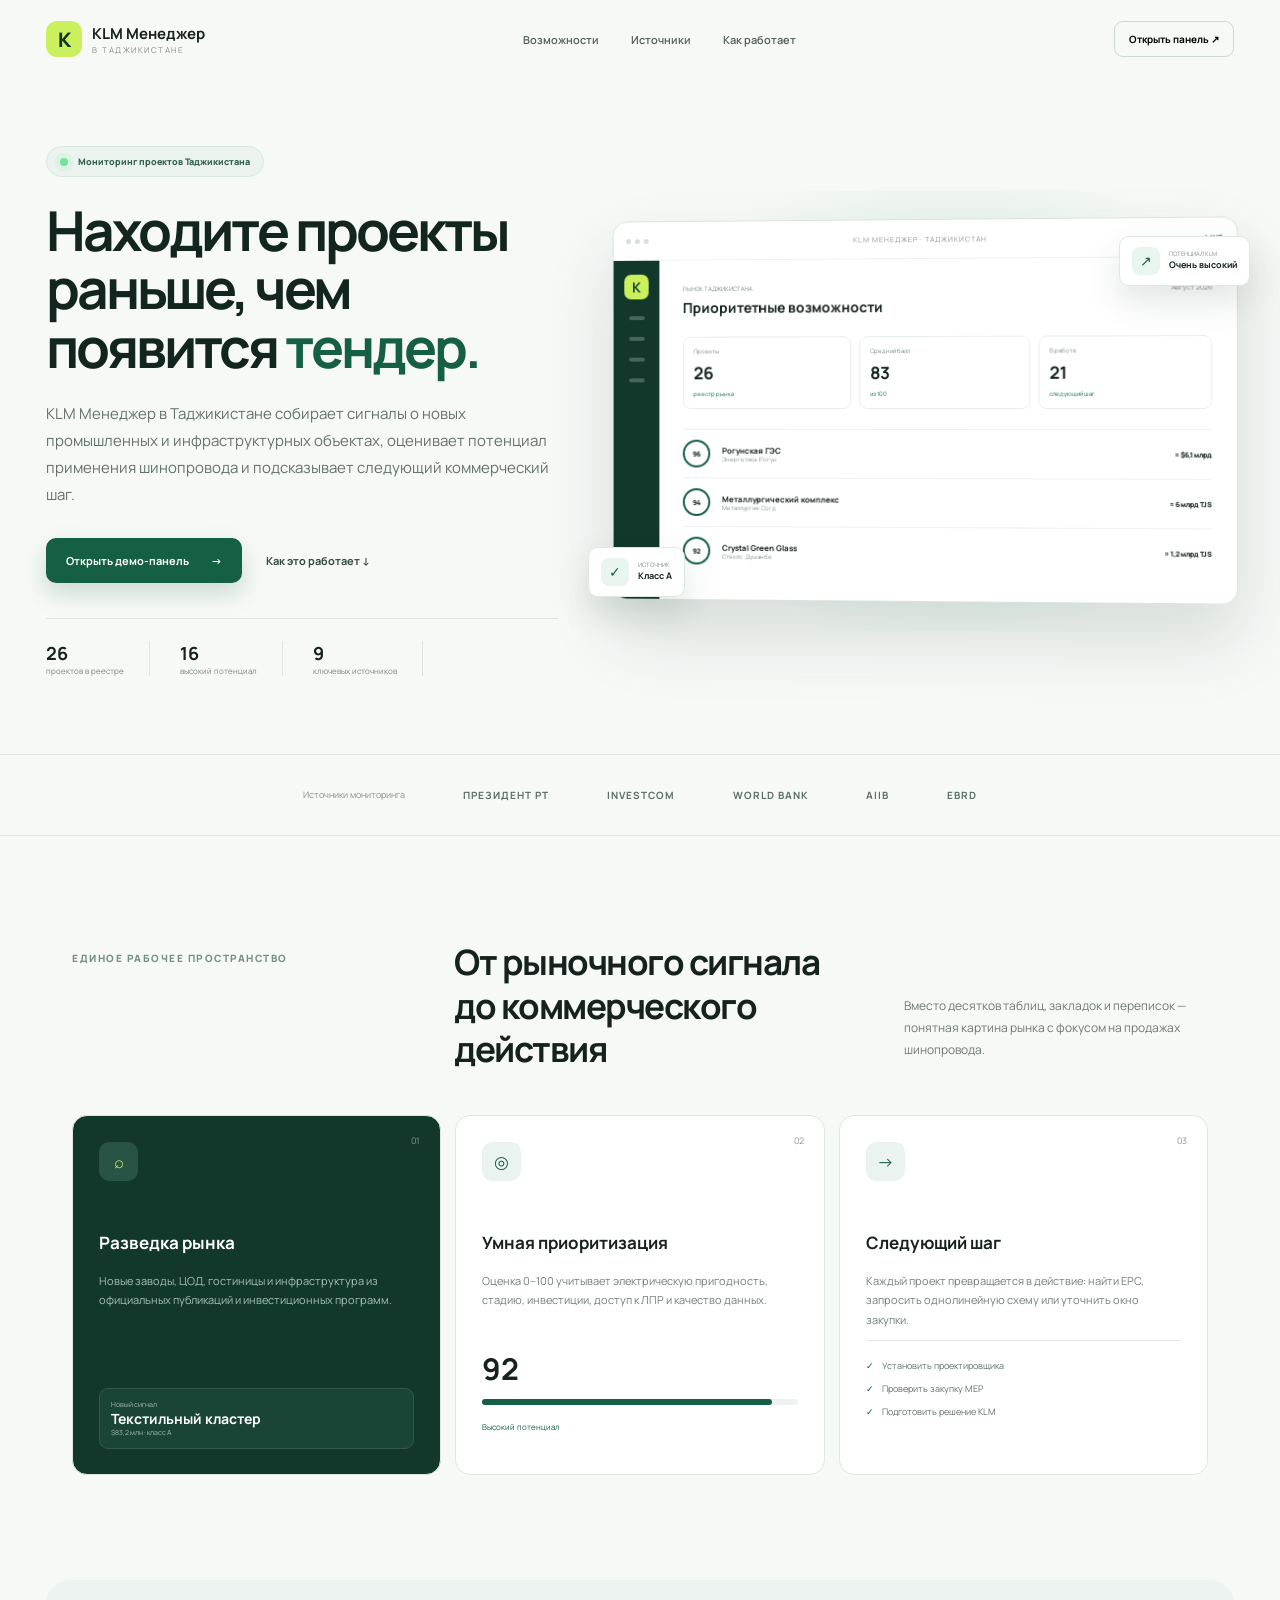
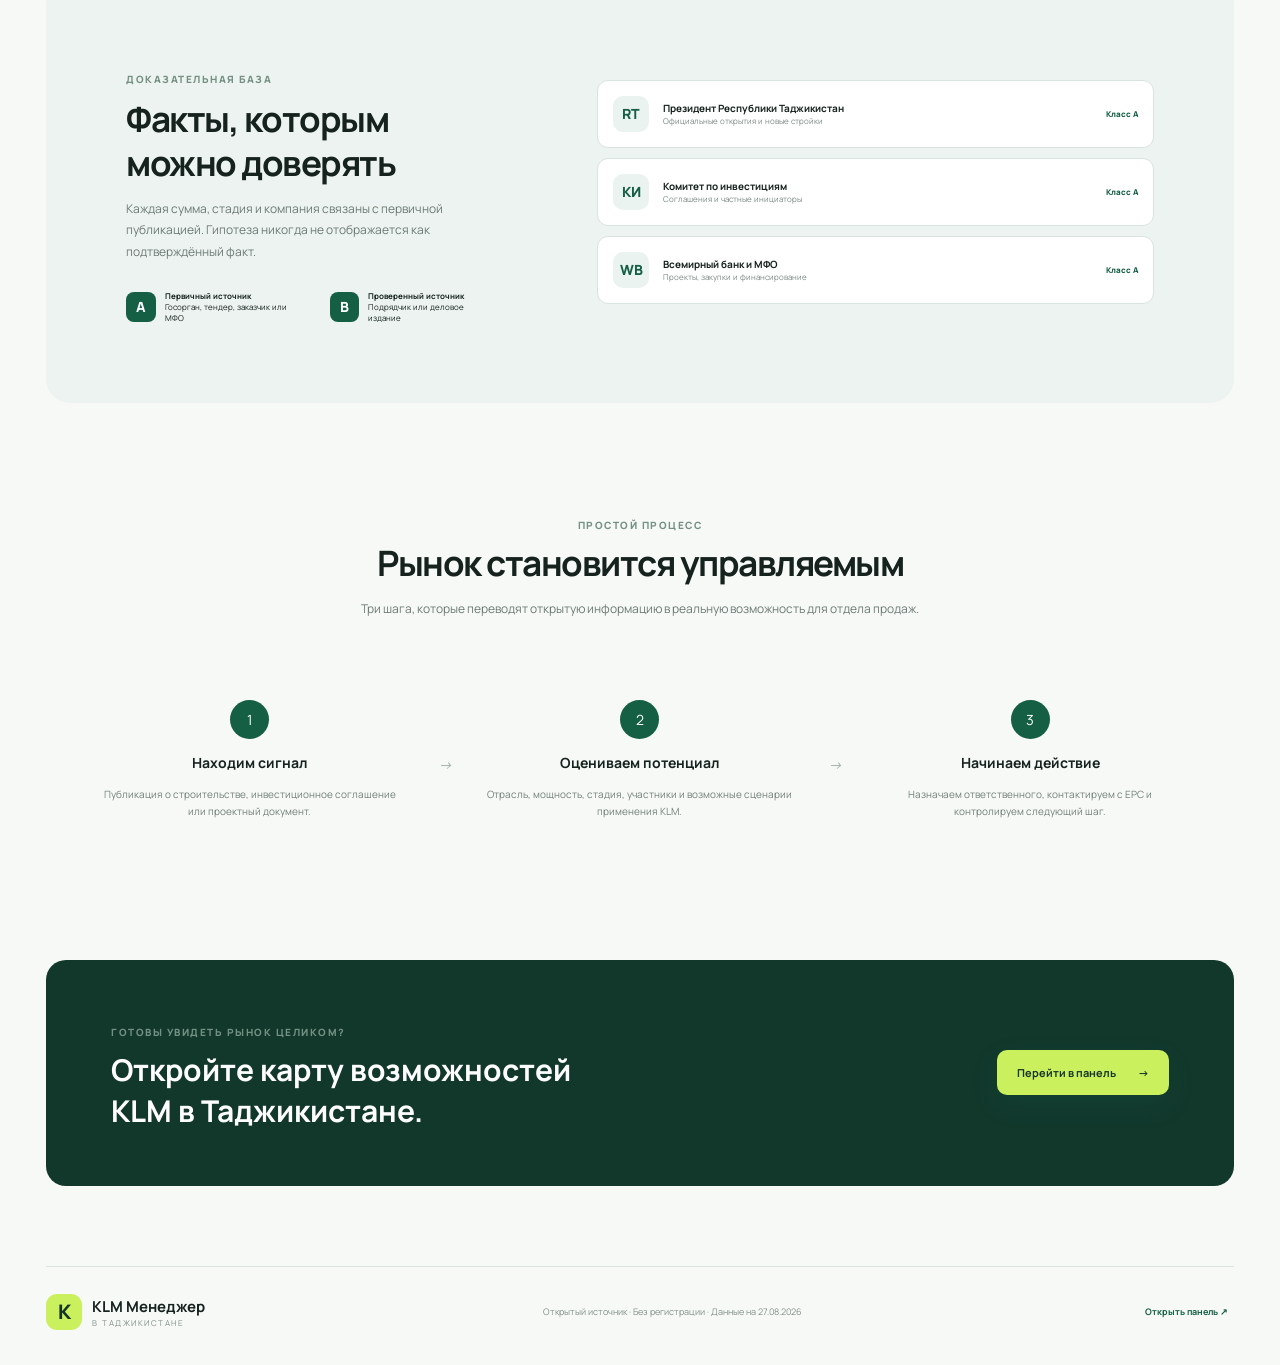
<file: index.html>
<!doctype html>
<html lang="ru">
<head>
  <meta charset="UTF-8">
  <meta name="viewport" content="width=device-width, initial-scale=1.0">
  <meta name="description" content="KLM Менеджер в Таджикистане — управление проектами с потенциалом применения шинопровода">
  <title>KLM Менеджер в Таджикистане</title>
  <link rel="preconnect" href="https://fonts.googleapis.com">
  <link rel="preconnect" href="https://fonts.gstatic.com" crossorigin>
  <link href="https://fonts.googleapis.com/css2?family=Manrope:wght@400;500;600;700;800&display=swap" rel="stylesheet">
  <link rel="stylesheet" href="styles.css">
  <link rel="stylesheet" href="notifications.css">
  <link rel="stylesheet" href="contacts.css">
</head>
<body>
  <div class="shell">
    <aside class="sidebar" id="sidebar">
      <a class="brand" href="#landing" aria-label="KLM Менеджер в Таджикистане">
        <span class="brand-mark">K</span><span><b>KLM Менеджер</b><small>ТАДЖИКИСТАН</small></span>
      </a>
      <nav>
        <a class="nav-link active" href="#overview" data-view="overview"><span>◫</span>Обзор</a>
        <a class="nav-link" href="#projects" data-view="projects"><span>◇</span>Проекты <em id="navCount">0</em></a>
        <a class="nav-link" href="#pipeline" data-view="pipeline"><span>⌁</span>Воронка</a>
        <a class="nav-link" href="#meetings" data-view="meetings"><span>▣</span>План встреч <em id="meetingNavCount">0</em></a>
        <a class="nav-link" href="#contacts" data-view="contacts"><span>◎</span>Контактные лица <em id="contactNavCount">0</em></a>
        <a class="nav-link" href="#sources" data-view="sources"><span>⌕</span>Источники</a>
      </nav>
      <div class="scan-card">
        <div class="scan-head"><span class="pulse"></span><b>Мониторинг</b></div>
        <p>Проверено источников</p>
        <strong id="sourceCount">0</strong>
        <small>Обновлено 27.08.2026</small>
      </div>
      <div class="user-card"><div class="avatar">KM</div><span><b>Команда KLM</b><small>Таджикистан</small></span><button aria-label="Настройки">•••</button></div>
    </aside>

    <main>
      <header class="topbar">
        <button class="mobile-menu" id="menuBtn" aria-label="Открыть меню">☰</button>
        <div class="global-search"><span aria-hidden="true">⌕</span><input id="globalSearch" type="search" aria-label="Глобальный поиск проектов" placeholder="Найти проект, компанию или город…"><kbd>Ctrl K</kbd></div>
        <button class="icon-btn" id="notificationBtn" title="Уведомления" aria-label="Открыть уведомления">♢<i></i><b id="notificationCount">0</b></button>
        <button class="primary-btn" id="scanBtn"><span>↻</span> Запустить мониторинг</button>
      </header>
      <aside class="notification-panel" id="notificationPanel" aria-hidden="true">
        <div class="notification-head"><div><p class="eyebrow">ЦЕНТР СОБЫТИЙ</p><h3>Уведомления</h3></div><button id="closeNotifications" aria-label="Закрыть">×</button></div>
        <div class="notification-permission" id="notificationPermission"><span>♢</span><div><b>Системные уведомления</b><small>Получайте сигнал браузера о новых проектах</small></div><button id="enableNotifications">Включить</button></div>
        <div class="notification-list" id="notificationList"></div>
        <button class="read-all" id="readAllNotifications">Отметить всё прочитанным</button>
      </aside>

      <section class="view landing-view active" id="landing">
        <nav class="landing-nav">
          <a class="landing-brand" href="#landing"><span class="brand-mark">K</span><span><b>KLM Менеджер</b><small>В ТАДЖИКИСТАНЕ</small></span></a>
          <div class="landing-links"><a href="#landingCapabilities">Возможности</a><a href="#landingSources">Источники</a><a href="#landingWorkflow">Как работает</a></div>
          <button class="landing-login" data-open-demo>Открыть панель <span>↗</span></button>
        </nav>
        <div class="hero">
          <div class="hero-copy">
            <div class="hero-tag"><span class="pulse"></span> Мониторинг проектов Таджикистана</div>
            <h1>Находите проекты раньше, чем появится <em>тендер.</em></h1>
            <p>KLM Менеджер в Таджикистане собирает сигналы о новых промышленных и инфраструктурных объектах, оценивает потенциал применения шинопровода и подсказывает следующий коммерческий шаг.</p>
            <div class="hero-actions"><button class="hero-primary" data-open-demo>Открыть демо-панель <span>→</span></button><a href="#landingWorkflow">Как это работает <span>↓</span></a></div>
            <div class="hero-proof"><div><b id="landingProjectCount">0</b><span>проектов в реестре</span></div><div><b id="landingHighCount">0</b><span>высокий потенциал</span></div><div><b id="landingSourceCount">0</b><span>ключевых источников</span></div></div>
          </div>
          <div class="hero-visual">
            <div class="visual-glow"></div>
            <div class="demo-window">
              <div class="window-top"><div><i></i><i></i><i></i></div><span>KLM МЕНЕДЖЕР · ТАДЖИКИСТАН</span><b>● LIVE</b></div>
              <div class="window-body">
                <div class="demo-side"><strong>K</strong><i></i><i></i><i></i><i></i></div>
                <div class="demo-main">
                  <div class="demo-title"><span><small>РЫНОК ТАДЖИКИСТАНА</small><b>Приоритетные возможности</b></span><em>Август 2026</em></div>
                  <div class="demo-stats"><span><small>Проекты</small><b id="demoProjectCount">0</b><i>реестр рынка</i></span><span><small>Средний балл</small><b id="demoAverageScore">0</b><i>из 100</i></span><span><small>В работе</small><b id="demoActionCount">0</b><i>следующий шаг</i></span></div>
                  <div class="demo-list">
                    <div><span class="mini-score">96</span><p><b>Рогунская ГЭС</b><small>Энергетика · Рогун</small></p><em>≈ $6,1 млрд</em></div>
                    <div><span class="mini-score">94</span><p><b>Металлургический комплекс</b><small>Металлургия · Согд</small></p><em>≈ 6 млрд TJS</em></div>
                    <div><span class="mini-score">92</span><p><b>Crystal Green Glass</b><small>Стекло · Душанбе</small></p><em>≈ 1,2 млрд TJS</em></div>
                  </div>
                </div>
              </div>
            </div>
            <div class="floating-card fc-one"><span>↗</span><p><small>ПОТЕНЦИАЛ KLM</small><b>Очень высокий</b></p></div>
            <div class="floating-card fc-two"><span>✓</span><p><small>ИСТОЧНИК</small><b>Класс A</b></p></div>
          </div>
        </div>
        <div class="trust-row"><span>Источники мониторинга</span><b>ПРЕЗИДЕНТ РТ</b><b>INVESTCOM</b><b>WORLD BANK</b><b>AIIB</b><b>EBRD</b></div>

        <section class="landing-section" id="landingCapabilities">
          <div class="section-intro"><p class="eyebrow">ЕДИНОЕ РАБОЧЕЕ ПРОСТРАНСТВО</p><h2>От рыночного сигнала<br>до коммерческого действия</h2><p>Вместо десятков таблиц, закладок и переписок — понятная картина рынка с фокусом на продажах шинопровода.</p></div>
          <div class="feature-grid">
            <article class="feature-card featured"><span class="feature-num">01</span><div class="feature-icon">⌕</div><h3>Разведка рынка</h3><p>Новые заводы, ЦОД, гостиницы и инфраструктура из официальных публикаций и инвестиционных программ.</p><div class="feature-ui"><span>Новый сигнал</span><b>Текстильный кластер</b><small>$83,2 млн · класс A</small></div></article>
            <article class="feature-card"><span class="feature-num">02</span><div class="feature-icon">◎</div><h3>Умная приоритизация</h3><p>Оценка 0–100 учитывает электрическую пригодность, стадию, инвестиции, доступ к ЛПР и качество данных.</p><div class="score-demo"><b>92</b><span><i style="width:92%"></i></span><small>Высокий потенциал</small></div></article>
            <article class="feature-card"><span class="feature-num">03</span><div class="feature-icon">→</div><h3>Следующий шаг</h3><p>Каждый проект превращается в действие: найти EPC, запросить однолинейную схему или уточнить окно закупки.</p><ul><li>Установить проектировщика</li><li>Проверить закупку MEP</li><li>Подготовить решение KLM</li></ul></article>
          </div>
        </section>

        <section class="landing-section source-showcase" id="landingSources">
          <div class="source-copy"><p class="eyebrow">ДОКАЗАТЕЛЬНАЯ БАЗА</p><h2>Факты, которым<br>можно доверять</h2><p>Каждая сумма, стадия и компания связаны с первичной публикацией. Гипотеза никогда не отображается как подтверждённый факт.</p><div class="source-rules"><div><span>A</span><p><b>Первичный источник</b><small>Госорган, тендер, заказчик или МФО</small></p></div><div><span>B</span><p><b>Проверенный источник</b><small>Подрядчик или деловое издание</small></p></div></div></div>
          <div class="source-stack"><article><div class="source-logo">RT</div><p><b>Президент Республики Таджикистан</b><small>Официальные открытия и новые стройки</small></p><span>Класс A</span></article><article><div class="source-logo">КИ</div><p><b>Комитет по инвестициям</b><small>Соглашения и частные инициаторы</small></p><span>Класс A</span></article><article><div class="source-logo">WB</div><p><b>Всемирный банк и МФО</b><small>Проекты, закупки и финансирование</small></p><span>Класс A</span></article></div>
        </section>

        <section class="landing-section workflow" id="landingWorkflow">
          <div class="section-intro centered"><p class="eyebrow">ПРОСТОЙ ПРОЦЕСС</p><h2>Рынок становится управляемым</h2><p>Три шага, которые переводят открытую информацию в реальную возможность для отдела продаж.</p></div>
          <div class="workflow-grid"><article><span>1</span><h3>Находим сигнал</h3><p>Публикация о строительстве, инвестиционное соглашение или проектный документ.</p></article><i>→</i><article><span>2</span><h3>Оцениваем потенциал</h3><p>Отрасль, мощность, стадия, участники и возможные сценарии применения KLM.</p></article><i>→</i><article><span>3</span><h3>Начинаем действие</h3><p>Назначаем ответственного, контактируем с EPC и контролируем следующий шаг.</p></article></div>
        </section>

        <section class="landing-cta"><div><p class="eyebrow">ГОТОВЫ УВИДЕТЬ РЫНОК ЦЕЛИКОМ?</p><h2>Откройте карту возможностей<br>KLM в Таджикистане.</h2></div><button class="hero-primary light" data-open-demo>Перейти в панель <span>→</span></button></section>
        <footer class="landing-footer"><a class="landing-brand" href="#landing"><span class="brand-mark">K</span><span><b>KLM Менеджер</b><small>В ТАДЖИКИСТАНЕ</small></span></a><p>Открытый источник · Без регистрации · Данные на 27.08.2026</p><button data-open-demo>Открыть панель ↗</button></footer>
      </section>

      <section class="view" id="overview">
        <div class="page-heading"><div><p class="eyebrow">РАБОЧЕЕ ПРОСТРАНСТВО · 27 АВГУСТА 2026</p><h1>Добрый день, команда KLM</h1><p>Рынок проектов Таджикистана — от сигнала до следующего действия.</p></div><div class="verified"><span>✓</span><div><b>Данные проверены</b><small>официальные и отраслевые источники</small></div></div></div>
        <div class="metrics" id="metrics"></div>
        <div class="dashboard-grid">
          <article class="panel opportunity-panel">
            <div class="panel-head"><div><p class="eyebrow">ПРИОРИТЕТЫ</p><h2>Лучшие возможности</h2></div><a href="#projects" data-go="projects">Все проекты →</a></div>
            <div id="topProjects"></div>
          </article>
          <article class="panel market-panel">
            <div class="panel-head"><div><p class="eyebrow">ГЕОГРАФИЯ</p><h2>Карта потенциала</h2></div><span class="live">● LIVE</span></div>
            <div class="map-wrap">
              <svg viewBox="0 0 500 280" role="img" aria-label="Схематичная карта регионов Таджикистана">
                <path class="country" d="M44 135L83 95l71 8 52-41 73 31 55-22 47 32 65-5 14 43-46 28-40 52-62-8-44 33-65-27-63 13-55-47-48-16z"/>
                <g class="map-label"><circle cx="113" cy="128" r="12"/><text x="113" y="132">7</text><text class="city" x="93" y="158">Согд</text></g>
                <g class="map-label hot"><circle cx="278" cy="150" r="16"/><text x="278" y="154">5</text><text class="city" x="248" y="181">Душанбе</text></g>
                <g class="map-label"><circle cx="242" cy="213" r="10"/><text x="242" y="217">3</text><text class="city" x="218" y="241">Хатлон</text></g>
                <g class="map-label"><circle cx="397" cy="147" r="8"/><text x="397" y="151">2</text><text class="city" x="382" y="174">ГБАО</text></g>
              </svg>
              <div class="map-legend"><b><span id="mapProjectCount">0</span> активных сигналов</b><span>Размер точки = число проектов</span></div>
            </div>
          </article>
          <article class="panel pipeline-panel"><div class="panel-head"><div><p class="eyebrow">ВОРОНКА</p><h2>Коммерческий прогресс</h2></div><a href="#pipeline" data-go="pipeline">Подробнее →</a></div><div id="miniPipeline"></div></article>
          <article class="panel signals-panel"><div class="panel-head"><div><p class="eyebrow">НОВЫЕ СИГНАЛЫ</p><h2>Что изменилось</h2></div><span class="badge">6 новых</span></div><div id="signalFeed"></div></article>
        </div>
      </section>

      <section class="view" id="projects">
        <div class="page-heading compact"><div><p class="eyebrow">РЫНОК ТАДЖИКИСТАНА</p><h1>Проекты и возможности</h1><p>Проверенные объекты с оценкой применимости шинопровода.</p></div><button class="primary-btn" id="exportBtn">↓ Экспорт CSV</button></div>
        <div class="toolbar panel">
          <div class="filter-search"><span aria-hidden="true">⌕</span><input id="projectSearch" type="search" aria-label="Поиск по реестру проектов" placeholder="Поиск по реестру"></div>
          <select id="sectorFilter" aria-label="Фильтр по отрасли"><option value="all">Все отрасли</option></select>
          <select id="regionFilter" aria-label="Фильтр по региону"><option value="all">Все регионы</option></select>
          <select id="statusFilter" aria-label="Фильтр по стадии"><option value="all">Все стадии</option></select>
          <button class="ghost-btn" id="resetFilters">Сбросить</button>
        </div>
        <div class="project-stats"><span aria-live="polite">Найдено: <b id="resultCount">0</b></span><span class="legend"><i class="dot high"></i> высокий потенциал <i class="dot medium"></i> требует проверки</span></div>
        <div class="project-grid" id="projectGrid"></div>
        <div class="empty-state" id="emptyState"><span>⌕</span><h3>Проекты не найдены</h3><p>Измените фильтры или поисковый запрос.</p></div>
      </section>

      <section class="view" id="pipeline">
        <div class="page-heading compact"><div><p class="eyebrow">ПРОДАЖИ</p><h1>Воронка возможностей</h1><p>Следующий шаг и коммерческий статус по каждому объекту.</p></div></div>
        <div class="kanban" id="kanban"></div>
      </section>

      <section class="view" id="meetings">
        <div class="page-heading compact"><div><p class="eyebrow">РАЗВИТИЕ ПРОДАЖ</p><h1>План встреч с заказчиками</h1><p>Приоритетные переговоры, цели и подготовка команды KLM.</p></div></div>
        <div class="meeting-summary" id="meetingSummary"></div>
        <div class="meeting-list" id="meetingList"></div>
      </section>

      <section class="view" id="contacts">
        <div class="page-heading compact"><div><p class="eyebrow">ПОТЕНЦИАЛЬНЫЕ ЗАКАЗЧИКИ</p><h1>Контактные лица заказчиков</h1><p>Публичные представители и официальные каналы организаций по проектам.</p></div></div>
        <div class="contact-toolbar panel"><div class="filter-search"><span aria-hidden="true">⌕</span><input id="contactSearch" type="search" aria-label="Поиск контактов заказчиков" placeholder="Найти по имени, организации или проекту"></div><span aria-live="polite">Всего контактов: <b id="contactCount">0</b></span></div>
        <div class="contacts-grid" id="contactsGrid"></div>
      </section>

      <section class="view" id="sources">
        <div class="page-heading compact"><div><p class="eyebrow">ДОКАЗАТЕЛЬНАЯ БАЗА</p><h1>Источники мониторинга</h1><p>Официальные публикации и отраслевые каналы для регулярной проверки.</p></div><button class="primary-btn" id="scanSourcesBtn">↻ Проверить сейчас</button></div>
        <div class="source-summary panel"><div><span class="pulse"></span><div><b>Контур мониторинга активен</b><p>Автоматические сигналы не меняют подтверждённые данные без проверки человеком.</p></div></div><div class="grade"><b>A/B</b><small>приоритет доверия</small></div></div>
        <div class="sources-grid" id="sourcesGrid"></div>
      </section>
    </main>
  </div>

  <dialog id="projectDialog" aria-labelledby="projectDialogTitle">
    <button class="dialog-close" id="closeDialog" aria-label="Закрыть карточку проекта">×</button>
    <div id="dialogContent"></div>
  </dialog>
  <div class="toast" id="toast" role="status" aria-live="polite"><span aria-hidden="true">✓</span><div><b>Мониторинг завершён</b><small>Новые сигналы добавлены в очередь проверки</small></div></div>
  <script src="app.js"></script>
  <script src="notifications.js"></script>
</body>
</html>
</file>
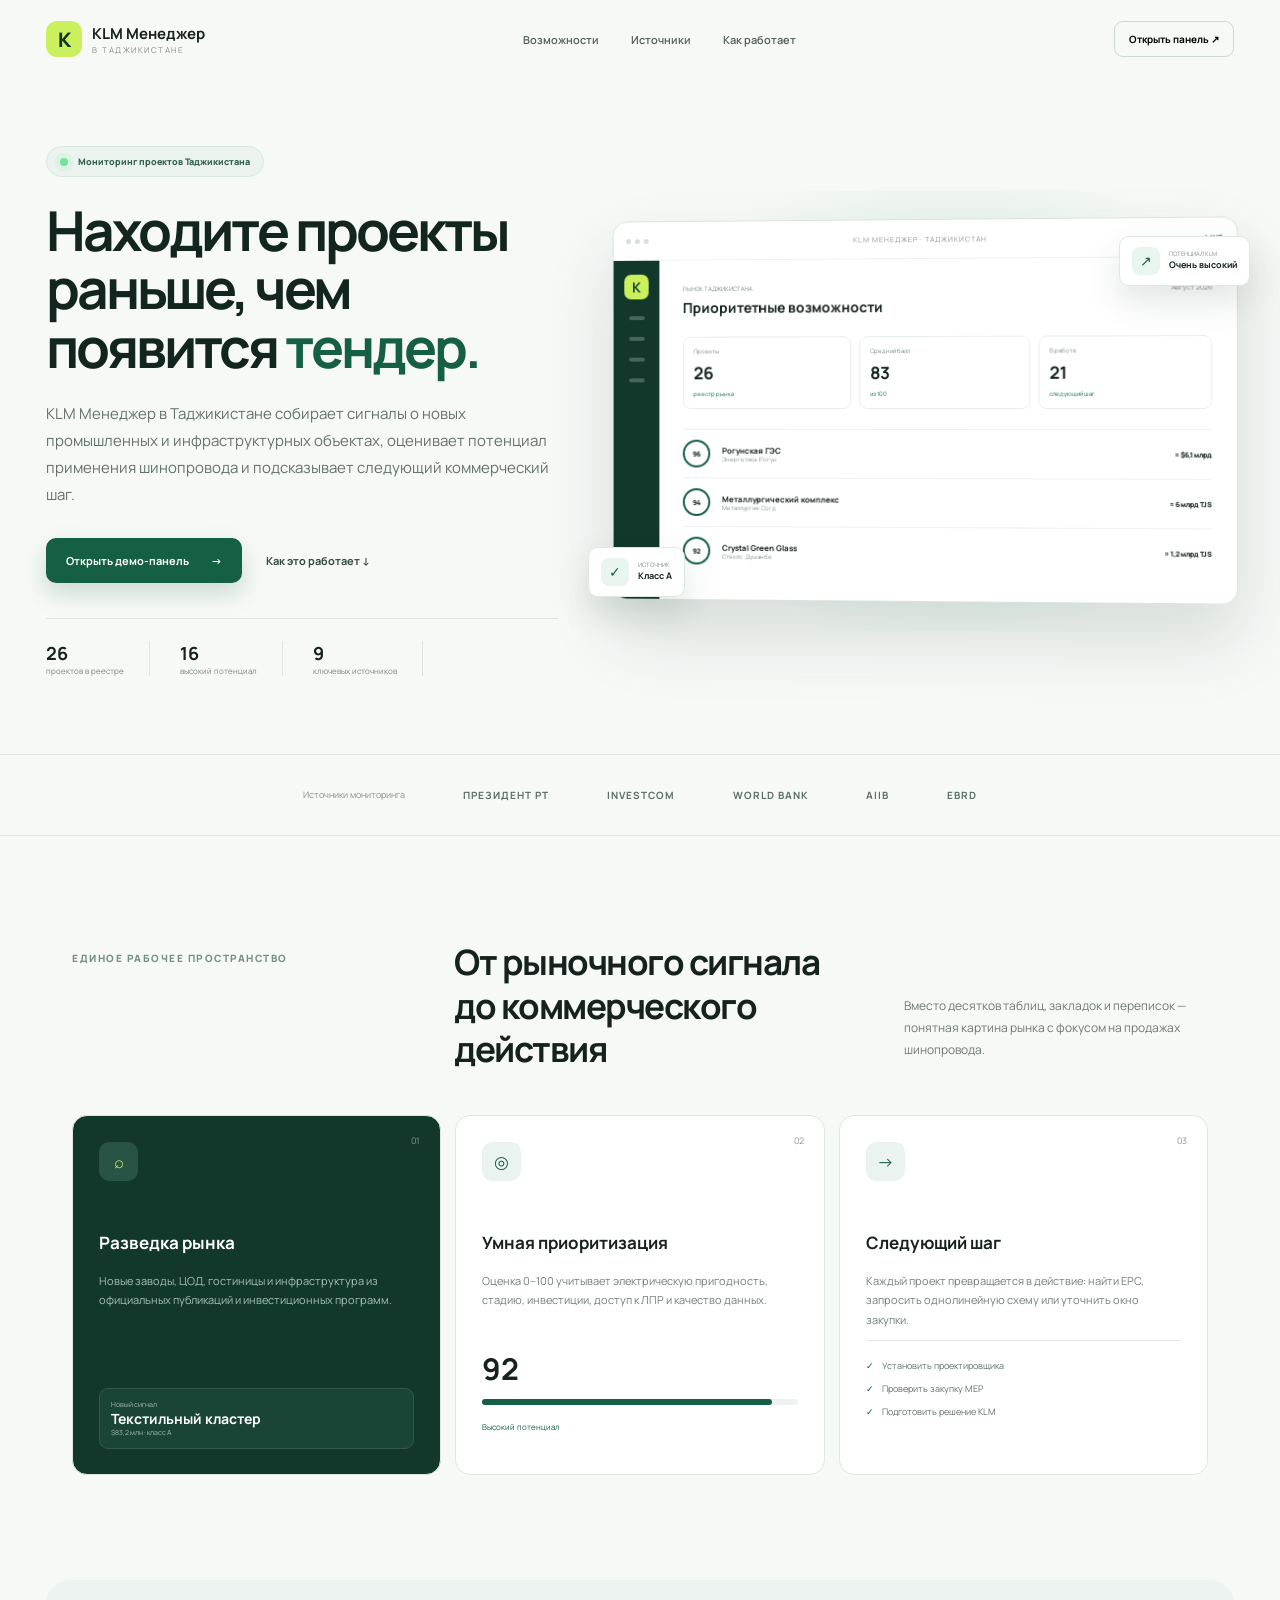
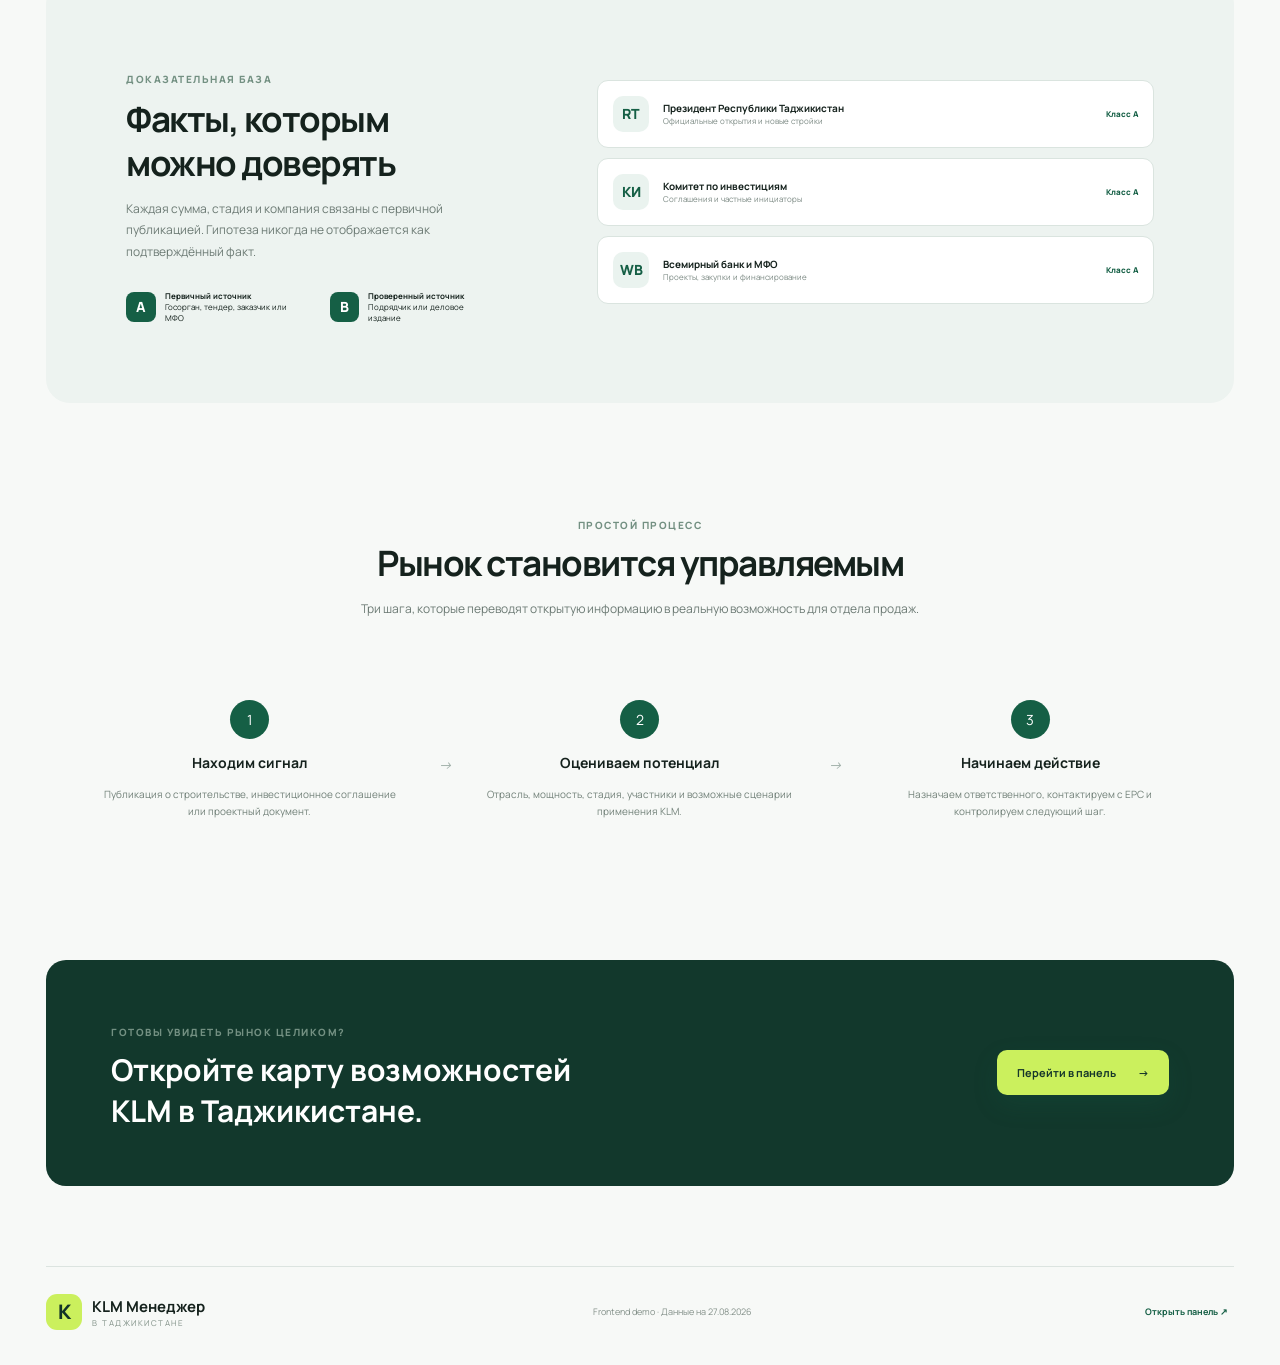
<file: online-store-klm/index.html>
<!doctype html>
<html lang="ru">
<head>
  <meta charset="UTF-8">
  <meta name="viewport" content="width=device-width, initial-scale=1.0">
  <meta name="description" content="KLM Менеджер в Таджикистане — управление проектами с потенциалом применения шинопровода">
  <title>KLM Менеджер в Таджикистане</title>
  <link rel="preconnect" href="https://fonts.googleapis.com">
  <link rel="preconnect" href="https://fonts.gstatic.com" crossorigin>
  <link href="https://fonts.googleapis.com/css2?family=Manrope:wght@400;500;600;700;800&display=swap" rel="stylesheet">
  <link rel="stylesheet" href="styles.css">
  <link rel="stylesheet" href="notifications.css">
  <link rel="stylesheet" href="contacts.css">
</head>
<body>
  <div class="shell">
    <aside class="sidebar" id="sidebar">
      <a class="brand" href="#landing" aria-label="KLM Менеджер в Таджикистане">
        <span class="brand-mark">K</span><span><b>KLM Менеджер</b><small>ТАДЖИКИСТАН</small></span>
      </a>
      <nav>
        <a class="nav-link active" href="#overview" data-view="overview"><span>◫</span>Обзор</a>
        <a class="nav-link" href="#projects" data-view="projects"><span>◇</span>Проекты <em id="navCount">0</em></a>
        <a class="nav-link" href="#pipeline" data-view="pipeline"><span>⌁</span>Воронка</a>
        <a class="nav-link" href="#contacts" data-view="contacts"><span>◎</span>Контактные лица <em id="contactNavCount">0</em></a>
        <a class="nav-link" href="#sources" data-view="sources"><span>⌕</span>Источники</a>
      </nav>
      <div class="scan-card">
        <div class="scan-head"><span class="pulse"></span><b>Мониторинг</b></div>
        <p>Проверено источников</p>
        <strong id="sourceCount">0</strong>
        <small>Обновлено 27.08.2026</small>
      </div>
      <div class="user-card"><div class="avatar">KM</div><span><b>Команда KLM</b><small>Таджикистан</small></span><button aria-label="Настройки">•••</button></div>
    </aside>

    <main>
      <header class="topbar">
        <button class="mobile-menu" id="menuBtn" aria-label="Открыть меню">☰</button>
        <div class="global-search"><span>⌕</span><input id="globalSearch" placeholder="Найти проект, компанию или город…"><kbd>⌘ K</kbd></div>
        <button class="icon-btn" id="notificationBtn" title="Уведомления" aria-label="Открыть уведомления">♢<i></i><b id="notificationCount">0</b></button>
        <button class="primary-btn" id="scanBtn"><span>↻</span> Запустить мониторинг</button>
      </header>
      <aside class="notification-panel" id="notificationPanel" aria-hidden="true">
        <div class="notification-head"><div><p class="eyebrow">ЦЕНТР СОБЫТИЙ</p><h3>Уведомления</h3></div><button id="closeNotifications" aria-label="Закрыть">×</button></div>
        <div class="notification-permission" id="notificationPermission"><span>♢</span><div><b>Системные уведомления</b><small>Получайте сигнал браузера о новых проектах</small></div><button id="enableNotifications">Включить</button></div>
        <div class="notification-list" id="notificationList"></div>
        <button class="read-all" id="readAllNotifications">Отметить всё прочитанным</button>
      </aside>

      <section class="view landing-view active" id="landing">
        <nav class="landing-nav">
          <a class="landing-brand" href="#landing"><span class="brand-mark">K</span><span><b>KLM Менеджер</b><small>В ТАДЖИКИСТАНЕ</small></span></a>
          <div class="landing-links"><a href="#landingCapabilities">Возможности</a><a href="#landingSources">Источники</a><a href="#landingWorkflow">Как работает</a></div>
          <button class="landing-login" data-open-demo>Открыть панель <span>↗</span></button>
        </nav>
        <div class="hero">
          <div class="hero-copy">
            <div class="hero-tag"><span class="pulse"></span> Мониторинг проектов Таджикистана</div>
            <h1>Находите проекты раньше, чем появится <em>тендер.</em></h1>
            <p>KLM Менеджер в Таджикистане собирает сигналы о новых промышленных и инфраструктурных объектах, оценивает потенциал применения шинопровода и подсказывает следующий коммерческий шаг.</p>
            <div class="hero-actions"><button class="hero-primary" data-open-demo>Открыть демо-панель <span>→</span></button><a href="#landingWorkflow">Как это работает <span>↓</span></a></div>
            <div class="hero-proof"><div><b id="landingProjectCount">0</b><span>проектов в реестре</span></div><div><b id="landingHighCount">0</b><span>высокий потенциал</span></div><div><b id="landingSourceCount">0</b><span>ключевых источников</span></div></div>
          </div>
          <div class="hero-visual">
            <div class="visual-glow"></div>
            <div class="demo-window">
              <div class="window-top"><div><i></i><i></i><i></i></div><span>KLM МЕНЕДЖЕР · ТАДЖИКИСТАН</span><b>● LIVE</b></div>
              <div class="window-body">
                <div class="demo-side"><strong>K</strong><i></i><i></i><i></i><i></i></div>
                <div class="demo-main">
                  <div class="demo-title"><span><small>РЫНОК ТАДЖИКИСТАНА</small><b>Приоритетные возможности</b></span><em>Август 2026</em></div>
                  <div class="demo-stats"><span><small>Проекты</small><b id="demoProjectCount">0</b><i>реестр рынка</i></span><span><small>Средний балл</small><b id="demoAverageScore">0</b><i>из 100</i></span><span><small>В работе</small><b id="demoActionCount">0</b><i>следующий шаг</i></span></div>
                  <div class="demo-list">
                    <div><span class="mini-score">96</span><p><b>Рогунская ГЭС</b><small>Энергетика · Рогун</small></p><em>≈ $6,1 млрд</em></div>
                    <div><span class="mini-score">94</span><p><b>Металлургический комплекс</b><small>Металлургия · Согд</small></p><em>≈ 6 млрд TJS</em></div>
                    <div><span class="mini-score">92</span><p><b>Crystal Green Glass</b><small>Стекло · Душанбе</small></p><em>≈ 1,2 млрд TJS</em></div>
                  </div>
                </div>
              </div>
            </div>
            <div class="floating-card fc-one"><span>↗</span><p><small>ПОТЕНЦИАЛ KLM</small><b>Очень высокий</b></p></div>
            <div class="floating-card fc-two"><span>✓</span><p><small>ИСТОЧНИК</small><b>Класс A</b></p></div>
          </div>
        </div>
        <div class="trust-row"><span>Источники мониторинга</span><b>ПРЕЗИДЕНТ РТ</b><b>INVESTCOM</b><b>WORLD BANK</b><b>AIIB</b><b>EBRD</b></div>

        <section class="landing-section" id="landingCapabilities">
          <div class="section-intro"><p class="eyebrow">ЕДИНОЕ РАБОЧЕЕ ПРОСТРАНСТВО</p><h2>От рыночного сигнала<br>до коммерческого действия</h2><p>Вместо десятков таблиц, закладок и переписок — понятная картина рынка с фокусом на продажах шинопровода.</p></div>
          <div class="feature-grid">
            <article class="feature-card featured"><span class="feature-num">01</span><div class="feature-icon">⌕</div><h3>Разведка рынка</h3><p>Новые заводы, ЦОД, гостиницы и инфраструктура из официальных публикаций и инвестиционных программ.</p><div class="feature-ui"><span>Новый сигнал</span><b>Текстильный кластер</b><small>$83,2 млн · класс A</small></div></article>
            <article class="feature-card"><span class="feature-num">02</span><div class="feature-icon">◎</div><h3>Умная приоритизация</h3><p>Оценка 0–100 учитывает электрическую пригодность, стадию, инвестиции, доступ к ЛПР и качество данных.</p><div class="score-demo"><b>92</b><span><i style="width:92%"></i></span><small>Высокий потенциал</small></div></article>
            <article class="feature-card"><span class="feature-num">03</span><div class="feature-icon">→</div><h3>Следующий шаг</h3><p>Каждый проект превращается в действие: найти EPC, запросить однолинейную схему или уточнить окно закупки.</p><ul><li>Установить проектировщика</li><li>Проверить закупку MEP</li><li>Подготовить решение KLM</li></ul></article>
          </div>
        </section>

        <section class="landing-section source-showcase" id="landingSources">
          <div class="source-copy"><p class="eyebrow">ДОКАЗАТЕЛЬНАЯ БАЗА</p><h2>Факты, которым<br>можно доверять</h2><p>Каждая сумма, стадия и компания связаны с первичной публикацией. Гипотеза никогда не отображается как подтверждённый факт.</p><div class="source-rules"><div><span>A</span><p><b>Первичный источник</b><small>Госорган, тендер, заказчик или МФО</small></p></div><div><span>B</span><p><b>Проверенный источник</b><small>Подрядчик или деловое издание</small></p></div></div></div>
          <div class="source-stack"><article><div class="source-logo">RT</div><p><b>Президент Республики Таджикистан</b><small>Официальные открытия и новые стройки</small></p><span>Класс A</span></article><article><div class="source-logo">КИ</div><p><b>Комитет по инвестициям</b><small>Соглашения и частные инициаторы</small></p><span>Класс A</span></article><article><div class="source-logo">WB</div><p><b>Всемирный банк и МФО</b><small>Проекты, закупки и финансирование</small></p><span>Класс A</span></article></div>
        </section>

        <section class="landing-section workflow" id="landingWorkflow">
          <div class="section-intro centered"><p class="eyebrow">ПРОСТОЙ ПРОЦЕСС</p><h2>Рынок становится управляемым</h2><p>Три шага, которые переводят открытую информацию в реальную возможность для отдела продаж.</p></div>
          <div class="workflow-grid"><article><span>1</span><h3>Находим сигнал</h3><p>Публикация о строительстве, инвестиционное соглашение или проектный документ.</p></article><i>→</i><article><span>2</span><h3>Оцениваем потенциал</h3><p>Отрасль, мощность, стадия, участники и возможные сценарии применения KLM.</p></article><i>→</i><article><span>3</span><h3>Начинаем действие</h3><p>Назначаем ответственного, контактируем с EPC и контролируем следующий шаг.</p></article></div>
        </section>

        <section class="landing-cta"><div><p class="eyebrow">ГОТОВЫ УВИДЕТЬ РЫНОК ЦЕЛИКОМ?</p><h2>Откройте карту возможностей<br>KLM в Таджикистане.</h2></div><button class="hero-primary light" data-open-demo>Перейти в панель <span>→</span></button></section>
        <footer class="landing-footer"><a class="landing-brand" href="#landing"><span class="brand-mark">K</span><span><b>KLM Менеджер</b><small>В ТАДЖИКИСТАНЕ</small></span></a><p>Frontend demo · Данные на 27.08.2026</p><button data-open-demo>Открыть панель ↗</button></footer>
      </section>

      <section class="view" id="overview">
        <div class="page-heading"><div><p class="eyebrow">РАБОЧЕЕ ПРОСТРАНСТВО · 27 АВГУСТА 2026</p><h1>Добрый день, команда KLM</h1><p>Рынок проектов Таджикистана — от сигнала до следующего действия.</p></div><div class="verified"><span>✓</span><div><b>Данные проверены</b><small>официальные и отраслевые источники</small></div></div></div>
        <div class="metrics" id="metrics"></div>
        <div class="dashboard-grid">
          <article class="panel opportunity-panel">
            <div class="panel-head"><div><p class="eyebrow">ПРИОРИТЕТЫ</p><h2>Лучшие возможности</h2></div><a href="#projects" data-go="projects">Все проекты →</a></div>
            <div id="topProjects"></div>
          </article>
          <article class="panel market-panel">
            <div class="panel-head"><div><p class="eyebrow">ГЕОГРАФИЯ</p><h2>Карта потенциала</h2></div><span class="live">● LIVE</span></div>
            <div class="map-wrap">
              <svg viewBox="0 0 500 280" role="img" aria-label="Схематичная карта регионов Таджикистана">
                <path class="country" d="M44 135L83 95l71 8 52-41 73 31 55-22 47 32 65-5 14 43-46 28-40 52-62-8-44 33-65-27-63 13-55-47-48-16z"/>
                <g class="map-label"><circle cx="113" cy="128" r="12"/><text x="113" y="132">7</text><text class="city" x="93" y="158">Согд</text></g>
                <g class="map-label hot"><circle cx="278" cy="150" r="16"/><text x="278" y="154">5</text><text class="city" x="248" y="181">Душанбе</text></g>
                <g class="map-label"><circle cx="242" cy="213" r="10"/><text x="242" y="217">3</text><text class="city" x="218" y="241">Хатлон</text></g>
                <g class="map-label"><circle cx="397" cy="147" r="8"/><text x="397" y="151">2</text><text class="city" x="382" y="174">ГБАО</text></g>
              </svg>
              <div class="map-legend"><b><span id="mapProjectCount">0</span> активных сигналов</b><span>Размер точки = число проектов</span></div>
            </div>
          </article>
          <article class="panel pipeline-panel"><div class="panel-head"><div><p class="eyebrow">ВОРОНКА</p><h2>Коммерческий прогресс</h2></div><a href="#pipeline" data-go="pipeline">Подробнее →</a></div><div id="miniPipeline"></div></article>
          <article class="panel signals-panel"><div class="panel-head"><div><p class="eyebrow">НОВЫЕ СИГНАЛЫ</p><h2>Что изменилось</h2></div><span class="badge">6 новых</span></div><div id="signalFeed"></div></article>
        </div>
      </section>

      <section class="view" id="projects">
        <div class="page-heading compact"><div><p class="eyebrow">РЫНОК ТАДЖИКИСТАНА</p><h1>Проекты и возможности</h1><p>Проверенные объекты с оценкой применимости шинопровода.</p></div><button class="primary-btn" id="exportBtn">↓ Экспорт CSV</button></div>
        <div class="toolbar panel">
          <div class="filter-search"><span>⌕</span><input id="projectSearch" placeholder="Поиск по реестру"></div>
          <select id="sectorFilter"><option value="all">Все отрасли</option></select>
          <select id="regionFilter"><option value="all">Все регионы</option></select>
          <select id="statusFilter"><option value="all">Все стадии</option></select>
          <button class="ghost-btn" id="resetFilters">Сбросить</button>
        </div>
        <div class="project-stats"><span>Найдено: <b id="resultCount">0</b></span><span class="legend"><i class="dot high"></i> высокий потенциал <i class="dot medium"></i> требует проверки</span></div>
        <div class="project-grid" id="projectGrid"></div>
        <div class="empty-state" id="emptyState"><span>⌕</span><h3>Проекты не найдены</h3><p>Измените фильтры или поисковый запрос.</p></div>
      </section>

      <section class="view" id="pipeline">
        <div class="page-heading compact"><div><p class="eyebrow">ПРОДАЖИ</p><h1>Воронка возможностей</h1><p>Следующий шаг и коммерческий статус по каждому объекту.</p></div></div>
        <div class="kanban" id="kanban"></div>
      </section>

      <section class="view" id="contacts">
        <div class="page-heading compact"><div><p class="eyebrow">КОМАНДА И ПАРТНЁРЫ</p><h1>Контактные лица</h1><p>Ответственные за развитие проектов, технические консультации и работу по регионам.</p></div></div>
        <div class="contact-toolbar panel"><div class="filter-search"><span>⌕</span><input id="contactSearch" placeholder="Найти по имени, роли или региону"></div><span>Всего контактов: <b id="contactCount">0</b></span></div>
        <div class="contacts-grid" id="contactsGrid"></div>
      </section>

      <section class="view" id="sources">
        <div class="page-heading compact"><div><p class="eyebrow">ДОКАЗАТЕЛЬНАЯ БАЗА</p><h1>Источники мониторинга</h1><p>Официальные публикации и отраслевые каналы для регулярной проверки.</p></div><button class="primary-btn" id="scanSourcesBtn">↻ Проверить сейчас</button></div>
        <div class="source-summary panel"><div><span class="pulse"></span><div><b>Контур мониторинга активен</b><p>Автоматические сигналы не меняют подтверждённые данные без проверки человеком.</p></div></div><div class="grade"><b>A/B</b><small>приоритет доверия</small></div></div>
        <div class="sources-grid" id="sourcesGrid"></div>
      </section>
    </main>
  </div>

  <dialog id="projectDialog">
    <button class="dialog-close" id="closeDialog">×</button>
    <div id="dialogContent"></div>
  </dialog>
  <div class="toast" id="toast"><span>✓</span><div><b>Мониторинг завершён</b><small>Новые сигналы добавлены в очередь проверки</small></div></div>
  <script src="app.js"></script>
  <script src="notifications.js"></script>
</body>
</html>
</file>
<file: styles.css>
:root{--ink:#15221d;--muted:#68736e;--line:#e4e9e6;--paper:#f4f7f5;--white:#fff;--green:#155f45;--green2:#1d7a59;--mint:#daf1e7;--lime:#cbf05d;--amber:#e9a93a;--red:#dc725f;--shadow:0 12px 35px rgba(19,45,35,.07)}
*{box-sizing:border-box}html{scroll-behavior:smooth}body{margin:0;font-family:Manrope,Segoe UI,sans-serif;color:var(--ink);background:var(--paper);font-size:14px}.shell{min-height:100vh}.sidebar{position:fixed;inset:0 auto 0 0;width:238px;background:#102b22;color:#d9e7e1;padding:27px 18px 20px;display:flex;flex-direction:column;z-index:20}.brand{display:flex;align-items:center;gap:11px;color:white;text-decoration:none;padding:0 10px 32px}.brand-mark{display:grid;place-items:center;width:39px;height:39px;border-radius:11px;background:var(--lime);color:#123328;font-weight:800;font-size:20px}.brand b{font-size:18px}.brand small{display:block;font-size:9px;letter-spacing:1.6px;color:#8fad9f;margin-top:2px}.sidebar nav{display:grid;gap:5px}.nav-link{display:flex;align-items:center;gap:13px;padding:12px 13px;border-radius:9px;color:#9eb5ab;text-decoration:none;font-weight:600}.nav-link span{font-size:19px}.nav-link em{margin-left:auto;background:#27463a;border-radius:20px;padding:2px 8px;font-size:11px;font-style:normal}.nav-link:hover,.nav-link.active{background:#1c4435;color:#fff}.nav-link.active:before{content:"";position:absolute;left:0;width:3px;height:24px;background:var(--lime);border-radius:3px}.scan-card{margin-top:auto;background:#183c30;border:1px solid #2a5545;border-radius:13px;padding:15px}.scan-head{display:flex;gap:8px;align-items:center}.pulse{width:8px;height:8px;border-radius:50%;background:#76e29e;box-shadow:0 0 0 5px rgba(118,226,158,.12);display:inline-block}.scan-card p{color:#8eaa9e;margin:16px 0 2px;font-size:11px}.scan-card strong{font-size:27px;display:block}.scan-card small{color:#78978a}.user-card{display:flex;align-items:center;gap:9px;border-top:1px solid #29483c;margin-top:17px;padding:17px 5px 0}.avatar{width:33px;height:33px;border-radius:50%;display:grid;place-items:center;background:#c8ed5a;color:#183a2d;font-size:11px;font-weight:800}.user-card span{flex:1}.user-card b,.user-card small{display:block;font-size:11px}.user-card small{color:#78978a}.user-card button{background:none;border:0;color:#8eaa9e}.topbar{height:72px;position:sticky;top:0;z-index:15;background:rgba(255,255,255,.92);backdrop-filter:blur(10px);border-bottom:1px solid var(--line);display:flex;align-items:center;padding:0 34px;gap:14px;margin-left:238px}.global-search{height:39px;max-width:480px;flex:1;display:flex;align-items:center;gap:9px;background:#f4f6f5;border:1px solid #e5e9e7;border-radius:9px;padding:0 12px;color:#8a9691}.global-search input,.filter-search input{border:0;outline:0;background:transparent;width:100%;font:inherit}.global-search kbd{font-family:inherit;font-size:10px;background:#fff;border:1px solid #dde3df;border-radius:5px;padding:3px 6px;white-space:nowrap}.icon-btn{margin-left:auto;border:1px solid var(--line);background:white;border-radius:9px;width:39px;height:39px;position:relative}.icon-btn i{position:absolute;width:6px;height:6px;border-radius:50%;background:#e16e5c;right:8px;top:7px}.primary-btn,.ghost-btn{border:0;border-radius:9px;padding:11px 16px;font:600 12px Manrope;cursor:pointer}.primary-btn{background:var(--green);color:white;box-shadow:0 7px 16px rgba(21,95,69,.16)}.primary-btn:hover{background:var(--green2)}.ghost-btn{background:#f1f4f2;color:var(--muted)}.mobile-menu{display:none}main{margin-left:238px}.view{display:none;padding:36px 34px 60px;max-width:1600px;margin:auto}.view.active{display:block}.page-heading{display:flex;justify-content:space-between;align-items:center;margin-bottom:28px}.page-heading h1{font-size:29px;letter-spacing:-1px;margin:4px 0}.page-heading p{margin:0;color:var(--muted)}.page-heading.compact{margin-bottom:23px}.eyebrow{font-size:10px!important;letter-spacing:1.5px;font-weight:800;color:#739082!important}.verified{display:flex;align-items:center;gap:10px;background:white;border:1px solid var(--line);border-radius:11px;padding:10px 13px}.verified>span{display:grid;place-items:center;border-radius:50%;width:30px;height:30px;background:var(--mint);color:var(--green);font-weight:800}.verified b,.verified small{display:block}.verified b{font-size:11px}.verified small{font-size:9px;color:var(--muted)}.metrics{display:grid;grid-template-columns:repeat(4,1fr);gap:14px;margin-bottom:16px}.metric-card,.panel{background:var(--white);border:1px solid var(--line);border-radius:14px;box-shadow:0 2px 4px rgba(15,40,30,.015)}.metric-card{padding:18px}.metric-card .metric-top{display:flex;justify-content:space-between;color:var(--muted);font-size:11px}.metric-icon{width:30px;height:30px;border-radius:9px;background:#edf5f1;display:grid;place-items:center;color:var(--green)}.metric-card strong{font-size:27px;display:block;margin:12px 0 4px}.delta{font-size:10px;color:var(--green2);font-weight:700}.delta.warn{color:#c08322}.dashboard-grid{display:grid;grid-template-columns:1.15fr .85fr;gap:16px}.panel{padding:20px}.panel-head{display:flex;align-items:center;justify-content:space-between;margin-bottom:18px}.panel-head h2{font-size:17px;margin:3px 0}.panel-head a{color:var(--green);font-size:11px;font-weight:700;text-decoration:none}.opportunity{display:grid;grid-template-columns:45px 1fr auto;gap:12px;align-items:center;padding:13px 0;border-top:1px solid #edf0ee;cursor:pointer}.opportunity:first-child{border-top:0}.score-ring{width:42px;height:42px;border-radius:50%;display:grid;place-items:center;background:conic-gradient(var(--green) calc(var(--score)*1%),#e7ece9 0);position:relative}.score-ring:before{content:"";position:absolute;inset:4px;background:#fff;border-radius:50%}.score-ring b{z-index:1;font-size:11px}.opportunity h3{font-size:12px;margin:0 0 4px}.opportunity p{font-size:10px;color:var(--muted);margin:0}.opportunity .amount{text-align:right}.opportunity .amount b,.opportunity .amount small{display:block}.opportunity .amount small{font-size:9px;color:var(--muted);margin-top:4px}.live{font-size:9px;color:var(--green);font-weight:800}.map-wrap{background:linear-gradient(145deg,#f1f7f4,#fbfdfc);border-radius:11px;padding:4px}.map-wrap svg{width:100%;height:235px}.country{fill:#dfece6;stroke:#bbd3c8;stroke-width:2}.map-label circle{fill:#20694f;stroke:#fff;stroke-width:4}.map-label.hot circle{fill:#d8ed59}.map-label text{text-anchor:middle;fill:#fff;font-size:11px;font-weight:800}.map-label.hot text{fill:#1b3d31}.map-label .city{fill:#506b60;font-size:10px;font-weight:700}.map-legend{display:flex;justify-content:space-between;padding:0 10px 10px}.map-legend b{font-size:10px}.map-legend span{font-size:9px;color:var(--muted)}.pipeline-row{display:grid;grid-template-columns:100px 1fr 30px;gap:10px;align-items:center;margin:13px 0;font-size:10px}.pipeline-row .bar{height:7px;border-radius:9px;background:#edf0ee;overflow:hidden}.pipeline-row .bar i{display:block;height:100%;border-radius:9px;background:var(--green)}.pipeline-row b{text-align:right}.signal{display:flex;gap:11px;padding:12px 0;border-top:1px solid #edf0ee}.signal:first-child{border:0}.signal-icon{flex:0 0 34px;height:34px;border-radius:9px;background:#edf6f2;display:grid;place-items:center}.signal h3{font-size:11px;margin:0 0 4px}.signal p{font-size:9px;color:var(--muted);margin:0}.badge{font-size:9px;background:#edf6d4;color:#56700f;padding:5px 8px;border-radius:12px;font-weight:700}.toolbar{display:flex;gap:10px;padding:12px;margin-bottom:15px}.filter-search{display:flex;align-items:center;gap:8px;min-width:250px;flex:1;border:1px solid var(--line);border-radius:8px;padding:0 11px}.toolbar select{border:1px solid var(--line);border-radius:8px;background:white;padding:0 12px;font:500 11px Manrope;color:#46564f}.project-stats{display:flex;justify-content:space-between;color:var(--muted);font-size:11px;margin:0 3px 13px}.legend{display:flex;gap:7px;align-items:center}.dot{width:7px;height:7px;border-radius:50%;display:inline-block}.dot.high{background:var(--green2)}.dot.medium{background:var(--amber);margin-left:10px}.project-grid{display:grid;grid-template-columns:repeat(3,1fr);gap:14px}.project-card{background:white;border:1px solid var(--line);border-radius:14px;padding:18px;cursor:pointer;transition:.2s}.project-card:hover{transform:translateY(-2px);box-shadow:var(--shadow);border-color:#bfd1c9}.card-top,.card-footer{display:flex;justify-content:space-between;align-items:center}.sector{font-size:9px;text-transform:uppercase;letter-spacing:1px;color:var(--green);background:#eaf4ef;padding:5px 8px;border-radius:7px;font-weight:800}.confidence{font-size:10px;font-weight:800;border:1px solid #bed7cb;color:var(--green);padding:4px 7px;border-radius:6px}.project-card h3{font-size:15px;line-height:1.4;margin:15px 0 6px}.meta{font-size:10px;color:var(--muted)}.potential{margin:16px 0;background:#f6f8f7;border-radius:9px;padding:10px}.potential span{font-size:9px;color:var(--muted);display:block;margin-bottom:5px}.potential b{font-size:10px}.project-score{font-size:11px;font-weight:800;color:var(--green)}.stage{font-size:9px;color:#6c766f}.next-step{font-size:9px;color:var(--muted);border-top:1px solid #eef1ef;margin-top:13px;padding-top:11px}.empty-state{text-align:center;padding:70px;display:none}.empty-state span{font-size:30px}.kanban{display:grid;grid-template-columns:repeat(4,1fr);gap:12px;align-items:start;overflow:auto}.kanban-col{background:#edf1ef;border-radius:13px;padding:12px;min-width:230px}.kanban-head{display:flex;justify-content:space-between;font-size:11px;font-weight:800;padding:5px 2px 13px}.kanban-head span{background:#dce4e0;border-radius:20px;padding:2px 7px}.kanban-card{background:white;border:1px solid var(--line);border-radius:10px;padding:12px;margin-bottom:9px;cursor:pointer}.kanban-card b{font-size:11px;display:block;margin-bottom:7px}.kanban-card p{font-size:9px;color:var(--muted);margin:3px 0}.kanban-card .progress{height:4px;background:#edf0ee;border-radius:4px;margin-top:10px;overflow:hidden}.kanban-card .progress i{height:100%;display:block;background:var(--green)}.source-summary{display:flex;justify-content:space-between;align-items:center;margin-bottom:15px}.source-summary>div{display:flex;gap:12px;align-items:center}.source-summary b,.source-summary p{margin:0}.source-summary p{font-size:10px;color:var(--muted);margin-top:3px}.grade{text-align:right!important;display:block!important}.grade b{font-size:19px}.grade small{display:block;color:var(--muted);font-size:9px}.sources-grid{display:grid;grid-template-columns:repeat(3,1fr);gap:14px}.source-card{background:white;border:1px solid var(--line);border-radius:13px;padding:17px}.source-logo{width:36px;height:36px;border-radius:10px;background:#eaf3ef;color:var(--green);display:grid;place-items:center;font-weight:800}.source-card h3{font-size:12px;margin:12px 0 5px}.source-card p{font-size:9px;color:var(--muted);line-height:1.6;min-height:43px}.source-meta{display:flex;justify-content:space-between;border-top:1px solid #edf0ee;padding-top:11px;margin-top:12px;font-size:9px}.source-meta a{color:var(--green);font-weight:700;text-decoration:none}dialog{border:0;border-radius:17px;padding:0;max-width:690px;width:calc(100% - 30px);box-shadow:0 30px 80px rgba(12,35,26,.25)}dialog::backdrop{background:rgba(12,31,24,.55);backdrop-filter:blur(4px)}.dialog-close{position:absolute;right:15px;top:13px;border:0;background:#eef2f0;border-radius:50%;width:31px;height:31px;font-size:19px;cursor:pointer}.dialog-body{padding:30px}.dialog-body h2{font-size:23px;margin:10px 45px 7px 0}.dialog-body>.meta{font-size:11px}.dialog-score{display:grid;grid-template-columns:repeat(3,1fr);gap:9px;margin:20px 0}.dialog-score div{background:#f3f6f4;border-radius:10px;padding:12px}.dialog-score small,.dialog-score b{display:block}.dialog-score small{font-size:9px;color:var(--muted);margin-bottom:5px}.dialog-section{border-top:1px solid var(--line);padding-top:16px;margin-top:16px}.dialog-section h3{font-size:12px}.dialog-section p,.dialog-section li{font-size:11px;line-height:1.7;color:#53625c}.source-link{display:block;padding:10px;background:#f3f7f5;border-radius:8px;color:var(--green);text-decoration:none;font-size:10px;font-weight:700}.toast{position:fixed;right:24px;bottom:24px;z-index:50;background:#123c2e;color:white;border-radius:12px;padding:14px 18px;display:flex;gap:11px;align-items:center;box-shadow:var(--shadow);transform:translateY(120px);opacity:0;transition:.35s}.toast.show{transform:none;opacity:1}.toast>span{background:var(--lime);color:#173b2f;width:27px;height:27px;border-radius:50%;display:grid;place-items:center}.toast b,.toast small{display:block;font-size:10px}.toast small{color:#98b4a8;margin-top:3px}
/* Landing */
body.landing-mode{background:#f7f9f7}.landing-mode .sidebar,.landing-mode .topbar{display:none}.landing-mode main{margin-left:0}.landing-view{padding:0!important;max-width:none!important;overflow:hidden}.landing-nav{height:78px;max-width:1240px;margin:auto;padding:0 26px;display:flex;align-items:center;justify-content:space-between}.landing-brand{display:flex;align-items:center;gap:10px;text-decoration:none;color:var(--ink)}.landing-brand .brand-mark{width:36px;height:36px}.landing-brand b,.landing-brand small{display:block}.landing-brand b{font-size:15px}.landing-brand small{font-size:8px;letter-spacing:1.5px;color:#809087}.landing-links{display:flex;gap:32px}.landing-links a{color:#506059;text-decoration:none;font-size:11px;font-weight:600}.landing-login{border:1px solid #ccd8d2;background:transparent;border-radius:9px;padding:10px 14px;font:700 10px Manrope;cursor:pointer}.hero{min-height:640px;max-width:1240px;margin:auto;padding:68px 26px 78px;display:grid;grid-template-columns:.9fr 1.1fr;gap:50px;align-items:center}.hero-tag{display:inline-flex;align-items:center;gap:10px;background:#eaf3ee;border:1px solid #d9e8e0;border-radius:30px;padding:8px 13px;color:#315d4c;font-size:9px;font-weight:800}.hero h1{font-size:55px;letter-spacing:-3px;line-height:1.06;margin:24px 0;color:#12251e}.hero h1 em{font-style:normal;color:var(--green)}.hero-copy>p{font-size:15px;line-height:1.8;color:#63736c}.hero-actions{display:flex;align-items:center;gap:24px;margin:30px 0 35px}.hero-primary{border:0;background:var(--green);color:white;border-radius:10px;padding:15px 20px;font:700 11px Manrope;box-shadow:0 10px 25px rgba(21,95,69,.2);cursor:pointer}.hero-primary span{margin-left:20px}.hero-actions a{color:#344c42;text-decoration:none;font-size:11px;font-weight:700}.hero-proof{display:flex;gap:30px;border-top:1px solid #dde5e1;padding-top:22px}.hero-proof div{padding-right:25px;border-right:1px solid #dde5e1}.hero-proof b,.hero-proof span{display:block}.hero-proof b{font-size:18px}.hero-proof span{font-size:8px;color:#78877f}.hero-visual{position:relative;min-height:440px;display:grid;align-items:center}.visual-glow{position:absolute;inset:0;background:radial-gradient(circle at 55% 47%,rgba(167,220,193,.45),transparent 65%)}.demo-window{position:relative;background:white;border:1px solid #dae4df;border-radius:15px;box-shadow:0 35px 70px rgba(22,55,42,.14);overflow:hidden;transform:perspective(1200px) rotateY(-3deg)}.window-top{height:39px;display:flex;align-items:center;border-bottom:1px solid #edf1ef;padding:0 13px;color:#87968f;font-size:7px;letter-spacing:1px}.window-top>div{display:flex;gap:4px}.window-top i{width:5px;height:5px;background:#d5dfda;border-radius:50%}.window-top>span{margin:auto}.window-top>b{color:#1b7d57}.window-body{display:grid;grid-template-columns:47px 1fr;min-height:330px}.demo-side{background:#12372b;padding:14px 0;display:flex;align-items:center;flex-direction:column;gap:17px}.demo-side strong{width:25px;height:25px;border-radius:7px;background:var(--lime);color:#173c2e;display:grid;place-items:center}.demo-side i{width:16px;height:4px;border-radius:4px;background:#46675b}.demo-main{padding:25px 24px}.demo-title{display:flex;justify-content:space-between}.demo-title span small,.demo-title span b{display:block}.demo-title small{font-size:6px;color:#748b81}.demo-title b{font-size:14px;margin-top:5px}.demo-title em{font-style:normal;font-size:7px;color:#829188}.demo-stats{display:grid;grid-template-columns:repeat(3,1fr);gap:8px;margin:20px 0}.demo-stats>span{border:1px solid #e8eeeb;border-radius:8px;padding:10px}.demo-stats small,.demo-stats b,.demo-stats i{display:block}.demo-stats small{font-size:6px;color:#7b8a83}.demo-stats b{font-size:17px;margin:6px 0}.demo-stats i{font-size:6px;font-style:normal;color:#19714f}.demo-list>div{display:grid;grid-template-columns:31px 1fr auto;align-items:center;gap:9px;border-top:1px solid #edf1ef;padding:10px 0}.mini-score{border:2px solid var(--green);border-radius:50%;width:28px;height:28px;display:grid;place-items:center;font-size:7px;font-weight:800}.demo-list p{margin:0}.demo-list p b,.demo-list p small{display:block}.demo-list p b{font-size:8px}.demo-list p small{font-size:6px;color:#88958f}.demo-list em{font-size:7px;font-style:normal;font-weight:800}.floating-card{position:absolute;background:white;border:1px solid #dfe7e3;border-radius:10px;padding:10px 12px;display:flex;align-items:center;gap:9px;box-shadow:0 15px 35px rgba(23,52,41,.13)}.floating-card>span{width:28px;height:28px;border-radius:8px;background:#e9f5ef;display:grid;place-items:center;color:var(--green)}.floating-card p{margin:0}.floating-card small,.floating-card b{display:block}.floating-card small{font-size:6px;color:#7f8f87}.floating-card b{font-size:9px}.fc-one{right:-16px;top:45px}.fc-two{left:-20px;bottom:34px}.trust-row{border-block:1px solid #e0e7e3;min-height:82px;display:flex;justify-content:center;align-items:center;gap:58px;color:#86948e}.trust-row span{font-size:9px}.trust-row b{font-size:10px;letter-spacing:1px;color:#5b6f66}.landing-section{max-width:1188px;margin:0 auto;padding:105px 26px}.section-intro{display:grid;grid-template-columns:1fr 1.2fr .9fr;gap:45px;align-items:end;margin-bottom:43px}.section-intro .eyebrow{align-self:start}.section-intro h2,.source-copy h2{font-size:35px;line-height:1.25;letter-spacing:-1.5px;margin:0}.section-intro>p:last-child,.source-copy>p{font-size:12px;line-height:1.8;color:#6c7a74}.feature-grid{display:grid;grid-template-columns:repeat(3,1fr);gap:14px}.feature-card{background:white;border:1px solid #e0e7e3;border-radius:15px;padding:26px;min-height:360px;position:relative;overflow:hidden}.feature-card.featured{background:#12382c;color:white}.feature-num{position:absolute;right:20px;top:18px;font-size:9px;color:#899990}.feature-icon{width:39px;height:39px;border-radius:10px;background:#eaf3ef;color:var(--green);display:grid;place-items:center;font-size:17px;margin-bottom:50px}.featured .feature-icon{background:#285345;color:var(--lime)}.feature-card h3{font-size:17px}.feature-card>p{font-size:11px;line-height:1.75;color:#718078}.featured>p{color:#a9c0b6}.feature-ui{position:absolute;left:26px;right:26px;bottom:25px;border:1px solid #34584b;background:#1a4436;border-radius:9px;padding:11px}.feature-ui span,.feature-ui b,.feature-ui small{display:block}.feature-ui span,.feature-ui small{font-size:7px;color:#a7bdb4}.score-demo{margin-top:38px}.score-demo b{font-size:30px}.score-demo span{display:block;background:#edf1ef;border-radius:8px;height:6px;margin:10px 0}.score-demo span i{height:100%;display:block;background:var(--green);border-radius:8px}.score-demo small{font-size:8px;color:var(--green)}.feature-card ul{list-style:none;padding:13px 0 0;margin:0;border-top:1px solid #e5ebe8}.feature-card li{font-size:9px;color:#607069;padding:5px 0}.feature-card li:before{content:'✓';color:var(--green);margin-right:8px}.source-showcase{display:grid;grid-template-columns:.8fr 1.2fr;gap:100px;align-items:center;background:#edf3f0;border-radius:24px;max-width:1188px;padding:80px}.source-rules{margin-top:28px;display:flex;gap:24px}.source-rules>div{display:flex;gap:9px;align-items:center}.source-rules>div>span{width:30px;height:30px;border-radius:8px;background:var(--green);color:white;display:grid;place-items:center;font-weight:800}.source-rules p{margin:0}.source-rules b,.source-rules small{display:block;font-size:8px}.source-stack{display:grid;gap:10px}.source-stack article{background:white;border:1px solid #dae4df;border-radius:11px;padding:15px;display:grid;grid-template-columns:38px 1fr auto;align-items:center;gap:12px}.source-stack p{margin:0}.source-stack p b,.source-stack p small{display:block}.source-stack p b{font-size:10px}.source-stack p small{font-size:8px;color:#7b8983}.source-stack article>span{font-size:8px;color:var(--green);font-weight:800}.section-intro.centered{display:block;text-align:center;max-width:570px;margin:0 auto 55px}.workflow-grid{display:grid;grid-template-columns:1fr 35px 1fr 35px 1fr;align-items:center}.workflow-grid article{text-align:center;padding:25px}.workflow-grid article>span{width:39px;height:39px;margin:auto;border-radius:50%;background:var(--green);color:white;display:grid;place-items:center}.workflow-grid h3{font-size:14px}.workflow-grid p{font-size:10px;line-height:1.7;color:#718078}.workflow-grid>i{text-align:center;color:#9baba4}.landing-cta{max-width:1188px;margin:0 auto 80px;background:#12382c;color:white;border-radius:20px;padding:55px 65px;display:flex;justify-content:space-between;align-items:center}.landing-cta h2{font-size:30px;margin:10px 0 0}.hero-primary.light{background:var(--lime);color:#17372b}.landing-footer{max-width:1188px;margin:auto;border-top:1px solid #dce4e0;padding:27px 0 35px;display:flex;align-items:center;justify-content:space-between}.landing-footer p{font-size:9px;color:#839089}.landing-footer button{border:0;background:none;color:var(--green);font:700 9px Manrope}
@media(max-width:1100px){.project-grid,.sources-grid{grid-template-columns:repeat(2,1fr)}.dashboard-grid{grid-template-columns:1fr}.metrics{grid-template-columns:repeat(2,1fr)}.kanban{grid-template-columns:repeat(2,1fr)}.hero{grid-template-columns:1fr}.trust-row{gap:25px}.section-intro{grid-template-columns:1fr}.feature-grid{grid-template-columns:1fr 1fr}.feature-card:last-child{grid-column:1/-1}.source-showcase{margin-inline:24px;grid-template-columns:1fr;gap:40px}.landing-cta{margin-inline:24px}}
@media(max-width:760px){.sidebar{transform:translateX(-100%);transition:.25s}.sidebar.open{transform:none}.topbar,main{margin-left:0}.topbar{padding:0 16px}.mobile-menu{display:block;background:none;border:0;font-size:20px}.global-search kbd,.icon-btn{display:none}.view{padding:25px 16px 50px}.page-heading{align-items:flex-start;gap:15px}.verified{display:none}.metrics,.project-grid,.sources-grid,.kanban{grid-template-columns:1fr}.toolbar{flex-wrap:wrap}.filter-search{height:39px;min-width:100%}.toolbar select{height:39px;flex:1}.project-stats .legend{display:none}.page-heading h1{font-size:24px}.primary-btn{white-space:nowrap}.dialog-score{grid-template-columns:1fr 1fr}.landing-nav{height:68px;padding-inline:18px}.landing-links{display:none}.hero{padding:42px 18px 58px;gap:20px}.hero h1{font-size:39px;letter-spacing:-2px}.hero-copy>p{font-size:13px}.hero-actions{align-items:flex-start;flex-direction:column;gap:17px}.hero-proof{gap:12px}.hero-proof div{padding-right:10px}.hero-proof b{font-size:15px}.hero-visual{min-height:350px}.demo-window{transform:none}.demo-main{padding:17px 13px}.demo-stats{grid-template-columns:1fr 1fr}.demo-stats>span:last-child,.demo-list em{display:none}.fc-one{right:-7px;top:10px}.fc-two{left:-7px;bottom:5px}.trust-row{flex-wrap:wrap;gap:16px;padding:20px}.trust-row span{width:100%;text-align:center}.landing-section{padding:75px 18px}.section-intro h2,.source-copy h2{font-size:28px}.feature-grid{grid-template-columns:1fr}.source-showcase{margin-inline:14px;padding:42px 24px;border-radius:17px}.source-rules{display:grid}.source-stack article{grid-template-columns:38px 1fr}.source-stack article>span{display:none}.workflow-grid{grid-template-columns:1fr}.workflow-grid>i{transform:rotate(90deg)}.landing-cta{margin:0 14px 55px;padding:38px 25px;display:block}.landing-cta h2{font-size:25px}.landing-cta button{margin-top:25px}.landing-footer{margin-inline:18px}.landing-footer p{display:none}}
</file>
<file: notifications.css>
.icon-btn{cursor:pointer;transition:.2s}.icon-btn:hover{border-color:#b9cdc4;background:#f2f7f4;transform:translateY(-1px)}
.icon-btn i{display:none!important}.icon-btn.has-news i{display:block!important}.icon-btn b{display:none;position:absolute;right:-7px;top:-7px;min-width:18px;height:18px;padding:0 5px;border-radius:10px;background:#e16552;color:#fff;font:800 8px Manrope;place-items:center;box-shadow:0 2px 7px rgba(225,101,82,.35)}.icon-btn.has-news b{display:grid}
.notification-panel{position:fixed;z-index:40;right:22px;top:62px;width:390px;max-height:calc(100vh - 82px);background:rgba(255,255,255,.98);border:1px solid #dfe7e3;border-radius:17px;box-shadow:0 26px 70px rgba(12,43,32,.2);padding:0;transform:translateY(-12px) scale(.975);transform-origin:top right;opacity:0;visibility:hidden;pointer-events:none;transition:opacity .2s,transform .2s,visibility .2s;overflow:hidden}
.notification-panel.open{transform:none;opacity:1;visibility:visible;pointer-events:auto}
.notification-head{display:flex;align-items:center;justify-content:space-between;padding:20px 20px 15px;border-bottom:1px solid #e8eeeb}.notification-head .eyebrow{margin:0}.notification-head h3{margin:4px 0 0;font-size:18px;letter-spacing:-.3px}.notification-head>button{border:0;background:#edf2ef;color:#52645c;border-radius:9px;width:32px;height:32px;font-size:18px;line-height:1;cursor:pointer;transition:.2s}.notification-head>button:hover{background:#dfe9e4;color:#173e30;transform:rotate(4deg)}
.notification-permission{display:flex;align-items:center;gap:10px;background:linear-gradient(135deg,#eaf5ef,#f4f8f6);border:1px solid #dae9e2;border-radius:12px;padding:12px;margin:14px 16px}.notification-permission>span{flex:0 0 34px;height:34px;border-radius:9px;background:#fff;color:#176145;display:grid;place-items:center;box-shadow:0 3px 9px rgba(20,80,58,.08)}.notification-permission>div{flex:1;min-width:0}.notification-permission b,.notification-permission small{display:block}.notification-permission b{font-size:10px}.notification-permission small{font-size:8px;color:#718078;margin-top:3px}.notification-permission>button{border:0;border-radius:8px;background:#155f45;color:#fff;padding:8px 10px;font:700 8px Manrope;cursor:pointer;box-shadow:0 5px 12px rgba(21,95,69,.18);transition:.2s}.notification-permission>button:hover:not(:disabled){background:#1d7a59;transform:translateY(-1px)}.notification-permission>button:disabled{background:#cbd7d1;box-shadow:none;cursor:default}
.notification-list{max-height:330px;overflow:auto;padding:0 16px}.notification-list::-webkit-scrollbar{width:5px}.notification-list::-webkit-scrollbar-thumb{background:#cdd9d3;border-radius:5px}.notification-item{display:grid;grid-template-columns:36px 1fr;gap:11px;padding:13px 4px;border-bottom:1px solid #edf1ef;cursor:pointer;border-radius:9px;transition:.15s}.notification-item:hover{background:#f4f8f6;padding-inline:9px}.notification-item>span{width:34px;height:34px;border-radius:10px;background:#e7f4ed;color:#166044;display:grid;place-items:center;font-weight:800}.notification-item b,.notification-item small{display:block}.notification-item b{font-size:10px}.notification-item p{font-size:9px;color:#65746d;line-height:1.5;margin:4px 0}.notification-item small{font-size:8px;color:#98a39e}
.notification-empty{text-align:center;padding:36px 16px 32px;color:#718078}.notification-empty>span{width:44px;height:44px;margin:0 auto 12px;border-radius:14px;background:#e9f5ef;color:#176145;display:grid;place-items:center;font-size:18px}.notification-empty p{font-size:10px;line-height:1.6;margin:0}.read-all{display:block;width:calc(100% - 32px);margin:12px 16px 16px;border:1px solid #dce7e2;background:#f3f7f5;color:#1b654a;border-radius:9px;padding:10px;font:700 9px Manrope;cursor:pointer;transition:.2s}.read-all:hover{background:#e7f2ec;border-color:#c8dcd2}
@media(max-width:760px){.topbar .icon-btn{display:block}.notification-panel{left:10px;right:10px;top:64px;width:auto;max-height:calc(100vh - 76px);border-radius:14px}.notification-permission{align-items:flex-start}.notification-permission>button{align-self:center}}
</file>
<file: contacts.css>
.contact-toolbar{display:flex;align-items:center;gap:18px;margin-bottom:15px;padding:12px}.contact-toolbar>span{font-size:10px;color:var(--muted);white-space:nowrap}.contacts-grid{display:grid;grid-template-columns:repeat(3,1fr);gap:14px}.contact-card{background:white;border:1px solid var(--line);border-radius:14px;padding:19px;transition:.2s}.contact-card:hover{transform:translateY(-2px);box-shadow:var(--shadow);border-color:#bfd1c9}.contact-head{display:flex;justify-content:space-between;align-items:flex-start}.contact-avatar{width:46px;height:46px;border-radius:13px;background:var(--green);color:white;display:grid;place-items:center;font-size:13px;font-weight:800}.contact-status{font-size:8px;color:var(--green2);background:#eaf5ef;border-radius:20px;padding:5px 8px;font-weight:700}.contact-card h3{font-size:15px;margin:14px 0 3px}.contact-role{font-size:10px;color:var(--green);font-weight:700;margin:0 0 16px}.contact-details{display:grid;grid-template-columns:1fr 1.4fr;gap:8px;border-block:1px solid #edf0ee;padding:12px 0}.contact-details small,.contact-details b{display:block}.contact-details small{font-size:7px;color:var(--muted);margin-bottom:4px}.contact-details b{font-size:9px}.contact-focus{min-height:34px;font-size:9px;line-height:1.6;color:var(--muted)}.contact-actions{display:flex;justify-content:space-between;align-items:center;margin-top:14px}.contact-actions a{font-size:9px;color:var(--green);font-weight:700;text-decoration:none}.contact-actions a:last-child{background:#edf5f1;padding:7px 9px;border-radius:7px}
.contact-source{display:block;border-top:1px solid #edf0ee;margin-top:12px;padding-top:10px;color:var(--muted);font-size:8px;text-decoration:none}
@media(max-width:1100px){.contacts-grid{grid-template-columns:repeat(2,1fr)}}
@media(max-width:760px){.contacts-grid{grid-template-columns:1fr}.contact-toolbar{align-items:stretch;flex-direction:column}.contact-toolbar .filter-search{height:39px}}
.project-contact{display:flex;gap:9px;align-items:center;border-top:1px solid #edf0ee;margin-top:12px;padding-top:12px}.project-contact-avatar{flex:0 0 31px;height:31px;border-radius:9px;background:#e5f2ec;color:var(--green);display:grid;place-items:center;font-size:9px;font-weight:800}.project-contact p{margin:0;display:grid;grid-template-columns:auto auto;column-gap:10px;align-items:center;min-width:0}.project-contact small,.project-contact b{grid-column:1/-1;display:block}.project-contact small{font-size:7px;color:var(--muted)}.project-contact b{font-size:9px;margin:2px 0 4px}.project-contact a{font-size:8px;color:var(--green);text-decoration:none;overflow:hidden;text-overflow:ellipsis;white-space:nowrap}.dialog-contact{display:flex;align-items:center;gap:12px;background:#f3f7f5;border-radius:10px;padding:12px}.dialog-contact p{margin:0!important;display:grid;grid-template-columns:auto auto;gap:3px 14px;min-width:0}.dialog-contact b,.dialog-contact small{grid-column:1/-1;display:block}.dialog-contact small{font-size:9px;color:var(--muted)}.dialog-contact a{font-size:10px;color:var(--green);font-weight:700;text-decoration:none;overflow:hidden;text-overflow:ellipsis;white-space:nowrap}
.meeting-summary{display:grid;grid-template-columns:repeat(3,1fr);gap:14px;margin-bottom:16px}.meeting-summary article{background:white;border:1px solid var(--line);border-radius:14px;padding:17px}.meeting-summary small,.meeting-summary b,.meeting-summary span{display:block}.meeting-summary small{font-size:8px;letter-spacing:1px;color:var(--muted);font-weight:800}.meeting-summary b{font-size:25px;margin:8px 0 2px}.meeting-summary span{font-size:9px;color:var(--muted)}.meeting-list{display:grid;gap:11px}.meeting-card{display:grid;grid-template-columns:78px 1fr;background:white;border:1px solid var(--line);border-radius:14px;padding:17px;cursor:pointer;transition:.2s}.meeting-card:hover{border-color:#bfd1c9;box-shadow:var(--shadow);transform:translateY(-1px)}.meeting-date{border-right:1px solid #edf0ee;display:flex;flex-direction:column;justify-content:center}.meeting-date b{font-size:20px;color:var(--green)}.meeting-date span{font-size:10px;color:var(--muted);margin-top:4px}.meeting-main{padding-left:18px;min-width:0}.meeting-title,.meeting-meta{display:flex;align-items:center;gap:10px}.meeting-title{justify-content:space-between}.meeting-status{font-size:8px;font-weight:800;border-radius:20px;padding:5px 8px;background:#f0f2f1;color:var(--muted)}.meeting-status.status-ready{background:#e7f5ed;color:var(--green)}.meeting-status.status-prep{background:#fff3d8;color:#9a6810}.meeting-main h3{font-size:15px;margin:10px 0 3px}.meeting-company{font-size:9px!important;color:var(--green)!important;margin:0 0 11px!important}.meeting-main>strong{font-size:11px}.meeting-main>p{font-size:9px;color:var(--muted);margin:5px 0 12px}.meeting-meta{border-top:1px solid #edf0ee;padding-top:10px;font-size:9px;color:var(--muted);flex-wrap:wrap}.meeting-meta a{margin-left:auto;color:var(--green);font-weight:800;text-decoration:none}
@media(max-width:760px){.meeting-summary{grid-template-columns:1fr}.meeting-card{grid-template-columns:55px 1fr;padding:13px}.meeting-main{padding-left:13px}.meeting-title{align-items:flex-start;gap:7px}.meeting-meta{align-items:flex-start;flex-direction:column}.meeting-meta a{margin-left:0}}
</file>
<file: online-store-klm/styles.css>
:root{--ink:#15221d;--muted:#68736e;--line:#e4e9e6;--paper:#f4f7f5;--white:#fff;--green:#155f45;--green2:#1d7a59;--mint:#daf1e7;--lime:#cbf05d;--amber:#e9a93a;--red:#dc725f;--shadow:0 12px 35px rgba(19,45,35,.07)}
*{box-sizing:border-box}html{scroll-behavior:smooth}body{margin:0;font-family:Manrope,Segoe UI,sans-serif;color:var(--ink);background:var(--paper);font-size:14px}.shell{min-height:100vh}.sidebar{position:fixed;inset:0 auto 0 0;width:238px;background:#102b22;color:#d9e7e1;padding:27px 18px 20px;display:flex;flex-direction:column;z-index:20}.brand{display:flex;align-items:center;gap:11px;color:white;text-decoration:none;padding:0 10px 32px}.brand-mark{display:grid;place-items:center;width:39px;height:39px;border-radius:11px;background:var(--lime);color:#123328;font-weight:800;font-size:20px}.brand b{font-size:18px}.brand small{display:block;font-size:9px;letter-spacing:1.6px;color:#8fad9f;margin-top:2px}.sidebar nav{display:grid;gap:5px}.nav-link{display:flex;align-items:center;gap:13px;padding:12px 13px;border-radius:9px;color:#9eb5ab;text-decoration:none;font-weight:600}.nav-link span{font-size:19px}.nav-link em{margin-left:auto;background:#27463a;border-radius:20px;padding:2px 8px;font-size:11px;font-style:normal}.nav-link:hover,.nav-link.active{background:#1c4435;color:#fff}.nav-link.active:before{content:"";position:absolute;left:0;width:3px;height:24px;background:var(--lime);border-radius:3px}.scan-card{margin-top:auto;background:#183c30;border:1px solid #2a5545;border-radius:13px;padding:15px}.scan-head{display:flex;gap:8px;align-items:center}.pulse{width:8px;height:8px;border-radius:50%;background:#76e29e;box-shadow:0 0 0 5px rgba(118,226,158,.12);display:inline-block}.scan-card p{color:#8eaa9e;margin:16px 0 2px;font-size:11px}.scan-card strong{font-size:27px;display:block}.scan-card small{color:#78978a}.user-card{display:flex;align-items:center;gap:9px;border-top:1px solid #29483c;margin-top:17px;padding:17px 5px 0}.avatar{width:33px;height:33px;border-radius:50%;display:grid;place-items:center;background:#c8ed5a;color:#183a2d;font-size:11px;font-weight:800}.user-card span{flex:1}.user-card b,.user-card small{display:block;font-size:11px}.user-card small{color:#78978a}.user-card button{background:none;border:0;color:#8eaa9e}.topbar{height:72px;position:sticky;top:0;z-index:15;background:rgba(255,255,255,.92);backdrop-filter:blur(10px);border-bottom:1px solid var(--line);display:flex;align-items:center;padding:0 34px;gap:14px;margin-left:238px}.global-search{height:39px;max-width:480px;flex:1;display:flex;align-items:center;gap:9px;background:#f4f6f5;border:1px solid #e5e9e7;border-radius:9px;padding:0 12px;color:#8a9691}.global-search input,.filter-search input{border:0;outline:0;background:transparent;width:100%;font:inherit}.global-search kbd{font-family:inherit;font-size:10px;background:#fff;border:1px solid #dde3df;border-radius:5px;padding:3px 6px;white-space:nowrap}.icon-btn{margin-left:auto;border:1px solid var(--line);background:white;border-radius:9px;width:39px;height:39px;position:relative}.icon-btn i{position:absolute;width:6px;height:6px;border-radius:50%;background:#e16e5c;right:8px;top:7px}.primary-btn,.ghost-btn{border:0;border-radius:9px;padding:11px 16px;font:600 12px Manrope;cursor:pointer}.primary-btn{background:var(--green);color:white;box-shadow:0 7px 16px rgba(21,95,69,.16)}.primary-btn:hover{background:var(--green2)}.ghost-btn{background:#f1f4f2;color:var(--muted)}.mobile-menu{display:none}main{margin-left:238px}.view{display:none;padding:36px 34px 60px;max-width:1600px;margin:auto}.view.active{display:block}.page-heading{display:flex;justify-content:space-between;align-items:center;margin-bottom:28px}.page-heading h1{font-size:29px;letter-spacing:-1px;margin:4px 0}.page-heading p{margin:0;color:var(--muted)}.page-heading.compact{margin-bottom:23px}.eyebrow{font-size:10px!important;letter-spacing:1.5px;font-weight:800;color:#739082!important}.verified{display:flex;align-items:center;gap:10px;background:white;border:1px solid var(--line);border-radius:11px;padding:10px 13px}.verified>span{display:grid;place-items:center;border-radius:50%;width:30px;height:30px;background:var(--mint);color:var(--green);font-weight:800}.verified b,.verified small{display:block}.verified b{font-size:11px}.verified small{font-size:9px;color:var(--muted)}.metrics{display:grid;grid-template-columns:repeat(4,1fr);gap:14px;margin-bottom:16px}.metric-card,.panel{background:var(--white);border:1px solid var(--line);border-radius:14px;box-shadow:0 2px 4px rgba(15,40,30,.015)}.metric-card{padding:18px}.metric-card .metric-top{display:flex;justify-content:space-between;color:var(--muted);font-size:11px}.metric-icon{width:30px;height:30px;border-radius:9px;background:#edf5f1;display:grid;place-items:center;color:var(--green)}.metric-card strong{font-size:27px;display:block;margin:12px 0 4px}.delta{font-size:10px;color:var(--green2);font-weight:700}.delta.warn{color:#c08322}.dashboard-grid{display:grid;grid-template-columns:1.15fr .85fr;gap:16px}.panel{padding:20px}.panel-head{display:flex;align-items:center;justify-content:space-between;margin-bottom:18px}.panel-head h2{font-size:17px;margin:3px 0}.panel-head a{color:var(--green);font-size:11px;font-weight:700;text-decoration:none}.opportunity{display:grid;grid-template-columns:45px 1fr auto;gap:12px;align-items:center;padding:13px 0;border-top:1px solid #edf0ee;cursor:pointer}.opportunity:first-child{border-top:0}.score-ring{width:42px;height:42px;border-radius:50%;display:grid;place-items:center;background:conic-gradient(var(--green) calc(var(--score)*1%),#e7ece9 0);position:relative}.score-ring:before{content:"";position:absolute;inset:4px;background:#fff;border-radius:50%}.score-ring b{z-index:1;font-size:11px}.opportunity h3{font-size:12px;margin:0 0 4px}.opportunity p{font-size:10px;color:var(--muted);margin:0}.opportunity .amount{text-align:right}.opportunity .amount b,.opportunity .amount small{display:block}.opportunity .amount small{font-size:9px;color:var(--muted);margin-top:4px}.live{font-size:9px;color:var(--green);font-weight:800}.map-wrap{background:linear-gradient(145deg,#f1f7f4,#fbfdfc);border-radius:11px;padding:4px}.map-wrap svg{width:100%;height:235px}.country{fill:#dfece6;stroke:#bbd3c8;stroke-width:2}.map-label circle{fill:#20694f;stroke:#fff;stroke-width:4}.map-label.hot circle{fill:#d8ed59}.map-label text{text-anchor:middle;fill:#fff;font-size:11px;font-weight:800}.map-label.hot text{fill:#1b3d31}.map-label .city{fill:#506b60;font-size:10px;font-weight:700}.map-legend{display:flex;justify-content:space-between;padding:0 10px 10px}.map-legend b{font-size:10px}.map-legend span{font-size:9px;color:var(--muted)}.pipeline-row{display:grid;grid-template-columns:100px 1fr 30px;gap:10px;align-items:center;margin:13px 0;font-size:10px}.pipeline-row .bar{height:7px;border-radius:9px;background:#edf0ee;overflow:hidden}.pipeline-row .bar i{display:block;height:100%;border-radius:9px;background:var(--green)}.pipeline-row b{text-align:right}.signal{display:flex;gap:11px;padding:12px 0;border-top:1px solid #edf0ee}.signal:first-child{border:0}.signal-icon{flex:0 0 34px;height:34px;border-radius:9px;background:#edf6f2;display:grid;place-items:center}.signal h3{font-size:11px;margin:0 0 4px}.signal p{font-size:9px;color:var(--muted);margin:0}.badge{font-size:9px;background:#edf6d4;color:#56700f;padding:5px 8px;border-radius:12px;font-weight:700}.toolbar{display:flex;gap:10px;padding:12px;margin-bottom:15px}.filter-search{display:flex;align-items:center;gap:8px;min-width:250px;flex:1;border:1px solid var(--line);border-radius:8px;padding:0 11px}.toolbar select{border:1px solid var(--line);border-radius:8px;background:white;padding:0 12px;font:500 11px Manrope;color:#46564f}.project-stats{display:flex;justify-content:space-between;color:var(--muted);font-size:11px;margin:0 3px 13px}.legend{display:flex;gap:7px;align-items:center}.dot{width:7px;height:7px;border-radius:50%;display:inline-block}.dot.high{background:var(--green2)}.dot.medium{background:var(--amber);margin-left:10px}.project-grid{display:grid;grid-template-columns:repeat(3,1fr);gap:14px}.project-card{background:white;border:1px solid var(--line);border-radius:14px;padding:18px;cursor:pointer;transition:.2s}.project-card:hover{transform:translateY(-2px);box-shadow:var(--shadow);border-color:#bfd1c9}.card-top,.card-footer{display:flex;justify-content:space-between;align-items:center}.sector{font-size:9px;text-transform:uppercase;letter-spacing:1px;color:var(--green);background:#eaf4ef;padding:5px 8px;border-radius:7px;font-weight:800}.confidence{font-size:10px;font-weight:800;border:1px solid #bed7cb;color:var(--green);padding:4px 7px;border-radius:6px}.project-card h3{font-size:15px;line-height:1.4;margin:15px 0 6px}.meta{font-size:10px;color:var(--muted)}.potential{margin:16px 0;background:#f6f8f7;border-radius:9px;padding:10px}.potential span{font-size:9px;color:var(--muted);display:block;margin-bottom:5px}.potential b{font-size:10px}.project-score{font-size:11px;font-weight:800;color:var(--green)}.stage{font-size:9px;color:#6c766f}.next-step{font-size:9px;color:var(--muted);border-top:1px solid #eef1ef;margin-top:13px;padding-top:11px}.empty-state{text-align:center;padding:70px;display:none}.empty-state span{font-size:30px}.kanban{display:grid;grid-template-columns:repeat(4,1fr);gap:12px;align-items:start;overflow:auto}.kanban-col{background:#edf1ef;border-radius:13px;padding:12px;min-width:230px}.kanban-head{display:flex;justify-content:space-between;font-size:11px;font-weight:800;padding:5px 2px 13px}.kanban-head span{background:#dce4e0;border-radius:20px;padding:2px 7px}.kanban-card{background:white;border:1px solid var(--line);border-radius:10px;padding:12px;margin-bottom:9px;cursor:pointer}.kanban-card b{font-size:11px;display:block;margin-bottom:7px}.kanban-card p{font-size:9px;color:var(--muted);margin:3px 0}.kanban-card .progress{height:4px;background:#edf0ee;border-radius:4px;margin-top:10px;overflow:hidden}.kanban-card .progress i{height:100%;display:block;background:var(--green)}.source-summary{display:flex;justify-content:space-between;align-items:center;margin-bottom:15px}.source-summary>div{display:flex;gap:12px;align-items:center}.source-summary b,.source-summary p{margin:0}.source-summary p{font-size:10px;color:var(--muted);margin-top:3px}.grade{text-align:right!important;display:block!important}.grade b{font-size:19px}.grade small{display:block;color:var(--muted);font-size:9px}.sources-grid{display:grid;grid-template-columns:repeat(3,1fr);gap:14px}.source-card{background:white;border:1px solid var(--line);border-radius:13px;padding:17px}.source-logo{width:36px;height:36px;border-radius:10px;background:#eaf3ef;color:var(--green);display:grid;place-items:center;font-weight:800}.source-card h3{font-size:12px;margin:12px 0 5px}.source-card p{font-size:9px;color:var(--muted);line-height:1.6;min-height:43px}.source-meta{display:flex;justify-content:space-between;border-top:1px solid #edf0ee;padding-top:11px;margin-top:12px;font-size:9px}.source-meta a{color:var(--green);font-weight:700;text-decoration:none}dialog{border:0;border-radius:17px;padding:0;max-width:690px;width:calc(100% - 30px);box-shadow:0 30px 80px rgba(12,35,26,.25)}dialog::backdrop{background:rgba(12,31,24,.55);backdrop-filter:blur(4px)}.dialog-close{position:absolute;right:15px;top:13px;border:0;background:#eef2f0;border-radius:50%;width:31px;height:31px;font-size:19px;cursor:pointer}.dialog-body{padding:30px}.dialog-body h2{font-size:23px;margin:10px 45px 7px 0}.dialog-body>.meta{font-size:11px}.dialog-score{display:grid;grid-template-columns:repeat(3,1fr);gap:9px;margin:20px 0}.dialog-score div{background:#f3f6f4;border-radius:10px;padding:12px}.dialog-score small,.dialog-score b{display:block}.dialog-score small{font-size:9px;color:var(--muted);margin-bottom:5px}.dialog-section{border-top:1px solid var(--line);padding-top:16px;margin-top:16px}.dialog-section h3{font-size:12px}.dialog-section p,.dialog-section li{font-size:11px;line-height:1.7;color:#53625c}.source-link{display:block;padding:10px;background:#f3f7f5;border-radius:8px;color:var(--green);text-decoration:none;font-size:10px;font-weight:700}.toast{position:fixed;right:24px;bottom:24px;z-index:50;background:#123c2e;color:white;border-radius:12px;padding:14px 18px;display:flex;gap:11px;align-items:center;box-shadow:var(--shadow);transform:translateY(120px);opacity:0;transition:.35s}.toast.show{transform:none;opacity:1}.toast>span{background:var(--lime);color:#173b2f;width:27px;height:27px;border-radius:50%;display:grid;place-items:center}.toast b,.toast small{display:block;font-size:10px}.toast small{color:#98b4a8;margin-top:3px}
/* Landing */
body.landing-mode{background:#f7f9f7}.landing-mode .sidebar,.landing-mode .topbar{display:none}.landing-mode main{margin-left:0}.landing-view{padding:0!important;max-width:none!important;overflow:hidden}.landing-nav{height:78px;max-width:1240px;margin:auto;padding:0 26px;display:flex;align-items:center;justify-content:space-between}.landing-brand{display:flex;align-items:center;gap:10px;text-decoration:none;color:var(--ink)}.landing-brand .brand-mark{width:36px;height:36px}.landing-brand b,.landing-brand small{display:block}.landing-brand b{font-size:15px}.landing-brand small{font-size:8px;letter-spacing:1.5px;color:#809087}.landing-links{display:flex;gap:32px}.landing-links a{color:#506059;text-decoration:none;font-size:11px;font-weight:600}.landing-login{border:1px solid #ccd8d2;background:transparent;border-radius:9px;padding:10px 14px;font:700 10px Manrope;cursor:pointer}.hero{min-height:640px;max-width:1240px;margin:auto;padding:68px 26px 78px;display:grid;grid-template-columns:.9fr 1.1fr;gap:50px;align-items:center}.hero-tag{display:inline-flex;align-items:center;gap:10px;background:#eaf3ee;border:1px solid #d9e8e0;border-radius:30px;padding:8px 13px;color:#315d4c;font-size:9px;font-weight:800}.hero h1{font-size:55px;letter-spacing:-3px;line-height:1.06;margin:24px 0;color:#12251e}.hero h1 em{font-style:normal;color:var(--green)}.hero-copy>p{font-size:15px;line-height:1.8;color:#63736c}.hero-actions{display:flex;align-items:center;gap:24px;margin:30px 0 35px}.hero-primary{border:0;background:var(--green);color:white;border-radius:10px;padding:15px 20px;font:700 11px Manrope;box-shadow:0 10px 25px rgba(21,95,69,.2);cursor:pointer}.hero-primary span{margin-left:20px}.hero-actions a{color:#344c42;text-decoration:none;font-size:11px;font-weight:700}.hero-proof{display:flex;gap:30px;border-top:1px solid #dde5e1;padding-top:22px}.hero-proof div{padding-right:25px;border-right:1px solid #dde5e1}.hero-proof b,.hero-proof span{display:block}.hero-proof b{font-size:18px}.hero-proof span{font-size:8px;color:#78877f}.hero-visual{position:relative;min-height:440px;display:grid;align-items:center}.visual-glow{position:absolute;inset:0;background:radial-gradient(circle at 55% 47%,rgba(167,220,193,.45),transparent 65%)}.demo-window{position:relative;background:white;border:1px solid #dae4df;border-radius:15px;box-shadow:0 35px 70px rgba(22,55,42,.14);overflow:hidden;transform:perspective(1200px) rotateY(-3deg)}.window-top{height:39px;display:flex;align-items:center;border-bottom:1px solid #edf1ef;padding:0 13px;color:#87968f;font-size:7px;letter-spacing:1px}.window-top>div{display:flex;gap:4px}.window-top i{width:5px;height:5px;background:#d5dfda;border-radius:50%}.window-top>span{margin:auto}.window-top>b{color:#1b7d57}.window-body{display:grid;grid-template-columns:47px 1fr;min-height:330px}.demo-side{background:#12372b;padding:14px 0;display:flex;align-items:center;flex-direction:column;gap:17px}.demo-side strong{width:25px;height:25px;border-radius:7px;background:var(--lime);color:#173c2e;display:grid;place-items:center}.demo-side i{width:16px;height:4px;border-radius:4px;background:#46675b}.demo-main{padding:25px 24px}.demo-title{display:flex;justify-content:space-between}.demo-title span small,.demo-title span b{display:block}.demo-title small{font-size:6px;color:#748b81}.demo-title b{font-size:14px;margin-top:5px}.demo-title em{font-style:normal;font-size:7px;color:#829188}.demo-stats{display:grid;grid-template-columns:repeat(3,1fr);gap:8px;margin:20px 0}.demo-stats>span{border:1px solid #e8eeeb;border-radius:8px;padding:10px}.demo-stats small,.demo-stats b,.demo-stats i{display:block}.demo-stats small{font-size:6px;color:#7b8a83}.demo-stats b{font-size:17px;margin:6px 0}.demo-stats i{font-size:6px;font-style:normal;color:#19714f}.demo-list>div{display:grid;grid-template-columns:31px 1fr auto;align-items:center;gap:9px;border-top:1px solid #edf1ef;padding:10px 0}.mini-score{border:2px solid var(--green);border-radius:50%;width:28px;height:28px;display:grid;place-items:center;font-size:7px;font-weight:800}.demo-list p{margin:0}.demo-list p b,.demo-list p small{display:block}.demo-list p b{font-size:8px}.demo-list p small{font-size:6px;color:#88958f}.demo-list em{font-size:7px;font-style:normal;font-weight:800}.floating-card{position:absolute;background:white;border:1px solid #dfe7e3;border-radius:10px;padding:10px 12px;display:flex;align-items:center;gap:9px;box-shadow:0 15px 35px rgba(23,52,41,.13)}.floating-card>span{width:28px;height:28px;border-radius:8px;background:#e9f5ef;display:grid;place-items:center;color:var(--green)}.floating-card p{margin:0}.floating-card small,.floating-card b{display:block}.floating-card small{font-size:6px;color:#7f8f87}.floating-card b{font-size:9px}.fc-one{right:-16px;top:45px}.fc-two{left:-20px;bottom:34px}.trust-row{border-block:1px solid #e0e7e3;min-height:82px;display:flex;justify-content:center;align-items:center;gap:58px;color:#86948e}.trust-row span{font-size:9px}.trust-row b{font-size:10px;letter-spacing:1px;color:#5b6f66}.landing-section{max-width:1188px;margin:0 auto;padding:105px 26px}.section-intro{display:grid;grid-template-columns:1fr 1.2fr .9fr;gap:45px;align-items:end;margin-bottom:43px}.section-intro .eyebrow{align-self:start}.section-intro h2,.source-copy h2{font-size:35px;line-height:1.25;letter-spacing:-1.5px;margin:0}.section-intro>p:last-child,.source-copy>p{font-size:12px;line-height:1.8;color:#6c7a74}.feature-grid{display:grid;grid-template-columns:repeat(3,1fr);gap:14px}.feature-card{background:white;border:1px solid #e0e7e3;border-radius:15px;padding:26px;min-height:360px;position:relative;overflow:hidden}.feature-card.featured{background:#12382c;color:white}.feature-num{position:absolute;right:20px;top:18px;font-size:9px;color:#899990}.feature-icon{width:39px;height:39px;border-radius:10px;background:#eaf3ef;color:var(--green);display:grid;place-items:center;font-size:17px;margin-bottom:50px}.featured .feature-icon{background:#285345;color:var(--lime)}.feature-card h3{font-size:17px}.feature-card>p{font-size:11px;line-height:1.75;color:#718078}.featured>p{color:#a9c0b6}.feature-ui{position:absolute;left:26px;right:26px;bottom:25px;border:1px solid #34584b;background:#1a4436;border-radius:9px;padding:11px}.feature-ui span,.feature-ui b,.feature-ui small{display:block}.feature-ui span,.feature-ui small{font-size:7px;color:#a7bdb4}.score-demo{margin-top:38px}.score-demo b{font-size:30px}.score-demo span{display:block;background:#edf1ef;border-radius:8px;height:6px;margin:10px 0}.score-demo span i{height:100%;display:block;background:var(--green);border-radius:8px}.score-demo small{font-size:8px;color:var(--green)}.feature-card ul{list-style:none;padding:13px 0 0;margin:0;border-top:1px solid #e5ebe8}.feature-card li{font-size:9px;color:#607069;padding:5px 0}.feature-card li:before{content:'✓';color:var(--green);margin-right:8px}.source-showcase{display:grid;grid-template-columns:.8fr 1.2fr;gap:100px;align-items:center;background:#edf3f0;border-radius:24px;max-width:1188px;padding:80px}.source-rules{margin-top:28px;display:flex;gap:24px}.source-rules>div{display:flex;gap:9px;align-items:center}.source-rules>div>span{width:30px;height:30px;border-radius:8px;background:var(--green);color:white;display:grid;place-items:center;font-weight:800}.source-rules p{margin:0}.source-rules b,.source-rules small{display:block;font-size:8px}.source-stack{display:grid;gap:10px}.source-stack article{background:white;border:1px solid #dae4df;border-radius:11px;padding:15px;display:grid;grid-template-columns:38px 1fr auto;align-items:center;gap:12px}.source-stack p{margin:0}.source-stack p b,.source-stack p small{display:block}.source-stack p b{font-size:10px}.source-stack p small{font-size:8px;color:#7b8983}.source-stack article>span{font-size:8px;color:var(--green);font-weight:800}.section-intro.centered{display:block;text-align:center;max-width:570px;margin:0 auto 55px}.workflow-grid{display:grid;grid-template-columns:1fr 35px 1fr 35px 1fr;align-items:center}.workflow-grid article{text-align:center;padding:25px}.workflow-grid article>span{width:39px;height:39px;margin:auto;border-radius:50%;background:var(--green);color:white;display:grid;place-items:center}.workflow-grid h3{font-size:14px}.workflow-grid p{font-size:10px;line-height:1.7;color:#718078}.workflow-grid>i{text-align:center;color:#9baba4}.landing-cta{max-width:1188px;margin:0 auto 80px;background:#12382c;color:white;border-radius:20px;padding:55px 65px;display:flex;justify-content:space-between;align-items:center}.landing-cta h2{font-size:30px;margin:10px 0 0}.hero-primary.light{background:var(--lime);color:#17372b}.landing-footer{max-width:1188px;margin:auto;border-top:1px solid #dce4e0;padding:27px 0 35px;display:flex;align-items:center;justify-content:space-between}.landing-footer p{font-size:9px;color:#839089}.landing-footer button{border:0;background:none;color:var(--green);font:700 9px Manrope}
@media(max-width:1100px){.project-grid,.sources-grid{grid-template-columns:repeat(2,1fr)}.dashboard-grid{grid-template-columns:1fr}.metrics{grid-template-columns:repeat(2,1fr)}.kanban{grid-template-columns:repeat(2,1fr)}.hero{grid-template-columns:1fr}.trust-row{gap:25px}.section-intro{grid-template-columns:1fr}.feature-grid{grid-template-columns:1fr 1fr}.feature-card:last-child{grid-column:1/-1}.source-showcase{margin-inline:24px;grid-template-columns:1fr;gap:40px}.landing-cta{margin-inline:24px}}
@media(max-width:760px){.sidebar{transform:translateX(-100%);transition:.25s}.sidebar.open{transform:none}.topbar,main{margin-left:0}.topbar{padding:0 16px}.mobile-menu{display:block;background:none;border:0;font-size:20px}.global-search kbd,.icon-btn{display:none}.view{padding:25px 16px 50px}.page-heading{align-items:flex-start;gap:15px}.verified{display:none}.metrics,.project-grid,.sources-grid,.kanban{grid-template-columns:1fr}.toolbar{flex-wrap:wrap}.filter-search{height:39px;min-width:100%}.toolbar select{height:39px;flex:1}.project-stats .legend{display:none}.page-heading h1{font-size:24px}.primary-btn{white-space:nowrap}.dialog-score{grid-template-columns:1fr 1fr}.landing-nav{height:68px;padding-inline:18px}.landing-links{display:none}.hero{padding:42px 18px 58px;gap:20px}.hero h1{font-size:39px;letter-spacing:-2px}.hero-copy>p{font-size:13px}.hero-actions{align-items:flex-start;flex-direction:column;gap:17px}.hero-proof{gap:12px}.hero-proof div{padding-right:10px}.hero-proof b{font-size:15px}.hero-visual{min-height:350px}.demo-window{transform:none}.demo-main{padding:17px 13px}.demo-stats{grid-template-columns:1fr 1fr}.demo-stats>span:last-child,.demo-list em{display:none}.fc-one{right:-7px;top:10px}.fc-two{left:-7px;bottom:5px}.trust-row{flex-wrap:wrap;gap:16px;padding:20px}.trust-row span{width:100%;text-align:center}.landing-section{padding:75px 18px}.section-intro h2,.source-copy h2{font-size:28px}.feature-grid{grid-template-columns:1fr}.source-showcase{margin-inline:14px;padding:42px 24px;border-radius:17px}.source-rules{display:grid}.source-stack article{grid-template-columns:38px 1fr}.source-stack article>span{display:none}.workflow-grid{grid-template-columns:1fr}.workflow-grid>i{transform:rotate(90deg)}.landing-cta{margin:0 14px 55px;padding:38px 25px;display:block}.landing-cta h2{font-size:25px}.landing-cta button{margin-top:25px}.landing-footer{margin-inline:18px}.landing-footer p{display:none}}
</file>
<file: online-store-klm/notifications.css>
.icon-btn{cursor:pointer;transition:.2s}.icon-btn:hover{border-color:#b9cdc4;background:#f2f7f4;transform:translateY(-1px)}
.icon-btn i{display:none!important}.icon-btn.has-news i{display:block!important}.icon-btn b{display:none;position:absolute;right:-7px;top:-7px;min-width:18px;height:18px;padding:0 5px;border-radius:10px;background:#e16552;color:#fff;font:800 8px Manrope;place-items:center;box-shadow:0 2px 7px rgba(225,101,82,.35)}.icon-btn.has-news b{display:grid}
.notification-panel{position:fixed;z-index:40;right:22px;top:62px;width:390px;max-height:calc(100vh - 82px);background:rgba(255,255,255,.98);border:1px solid #dfe7e3;border-radius:17px;box-shadow:0 26px 70px rgba(12,43,32,.2);padding:0;transform:translateY(-12px) scale(.975);transform-origin:top right;opacity:0;visibility:hidden;pointer-events:none;transition:opacity .2s,transform .2s,visibility .2s;overflow:hidden}
.notification-panel.open{transform:none;opacity:1;visibility:visible;pointer-events:auto}
.notification-head{display:flex;align-items:center;justify-content:space-between;padding:20px 20px 15px;border-bottom:1px solid #e8eeeb}.notification-head .eyebrow{margin:0}.notification-head h3{margin:4px 0 0;font-size:18px;letter-spacing:-.3px}.notification-head>button{border:0;background:#edf2ef;color:#52645c;border-radius:9px;width:32px;height:32px;font-size:18px;line-height:1;cursor:pointer;transition:.2s}.notification-head>button:hover{background:#dfe9e4;color:#173e30;transform:rotate(4deg)}
.notification-permission{display:flex;align-items:center;gap:10px;background:linear-gradient(135deg,#eaf5ef,#f4f8f6);border:1px solid #dae9e2;border-radius:12px;padding:12px;margin:14px 16px}.notification-permission>span{flex:0 0 34px;height:34px;border-radius:9px;background:#fff;color:#176145;display:grid;place-items:center;box-shadow:0 3px 9px rgba(20,80,58,.08)}.notification-permission>div{flex:1;min-width:0}.notification-permission b,.notification-permission small{display:block}.notification-permission b{font-size:10px}.notification-permission small{font-size:8px;color:#718078;margin-top:3px}.notification-permission>button{border:0;border-radius:8px;background:#155f45;color:#fff;padding:8px 10px;font:700 8px Manrope;cursor:pointer;box-shadow:0 5px 12px rgba(21,95,69,.18);transition:.2s}.notification-permission>button:hover:not(:disabled){background:#1d7a59;transform:translateY(-1px)}.notification-permission>button:disabled{background:#cbd7d1;box-shadow:none;cursor:default}
.notification-list{max-height:330px;overflow:auto;padding:0 16px}.notification-list::-webkit-scrollbar{width:5px}.notification-list::-webkit-scrollbar-thumb{background:#cdd9d3;border-radius:5px}.notification-item{display:grid;grid-template-columns:36px 1fr;gap:11px;padding:13px 4px;border-bottom:1px solid #edf1ef;cursor:pointer;border-radius:9px;transition:.15s}.notification-item:hover{background:#f4f8f6;padding-inline:9px}.notification-item>span{width:34px;height:34px;border-radius:10px;background:#e7f4ed;color:#166044;display:grid;place-items:center;font-weight:800}.notification-item b,.notification-item small{display:block}.notification-item b{font-size:10px}.notification-item p{font-size:9px;color:#65746d;line-height:1.5;margin:4px 0}.notification-item small{font-size:8px;color:#98a39e}
.notification-empty{text-align:center;padding:36px 16px 32px;color:#718078}.notification-empty>span{width:44px;height:44px;margin:0 auto 12px;border-radius:14px;background:#e9f5ef;color:#176145;display:grid;place-items:center;font-size:18px}.notification-empty p{font-size:10px;line-height:1.6;margin:0}.read-all{display:block;width:calc(100% - 32px);margin:12px 16px 16px;border:1px solid #dce7e2;background:#f3f7f5;color:#1b654a;border-radius:9px;padding:10px;font:700 9px Manrope;cursor:pointer;transition:.2s}.read-all:hover{background:#e7f2ec;border-color:#c8dcd2}
@media(max-width:760px){.topbar .icon-btn{display:block}.notification-panel{left:10px;right:10px;top:64px;width:auto;max-height:calc(100vh - 76px);border-radius:14px}.notification-permission{align-items:flex-start}.notification-permission>button{align-self:center}}
</file>
<file: online-store-klm/contacts.css>
.contact-toolbar{display:flex;align-items:center;gap:18px;margin-bottom:15px;padding:12px}.contact-toolbar>span{font-size:10px;color:var(--muted);white-space:nowrap}.contacts-grid{display:grid;grid-template-columns:repeat(3,1fr);gap:14px}.contact-card{background:white;border:1px solid var(--line);border-radius:14px;padding:19px;transition:.2s}.contact-card:hover{transform:translateY(-2px);box-shadow:var(--shadow);border-color:#bfd1c9}.contact-head{display:flex;justify-content:space-between;align-items:flex-start}.contact-avatar{width:46px;height:46px;border-radius:13px;background:var(--green);color:white;display:grid;place-items:center;font-size:13px;font-weight:800}.contact-status{font-size:8px;color:var(--green2);background:#eaf5ef;border-radius:20px;padding:5px 8px;font-weight:700}.contact-card h3{font-size:15px;margin:14px 0 3px}.contact-role{font-size:10px;color:var(--green);font-weight:700;margin:0 0 16px}.contact-details{display:grid;grid-template-columns:1fr 1.4fr;gap:8px;border-block:1px solid #edf0ee;padding:12px 0}.contact-details small,.contact-details b{display:block}.contact-details small{font-size:7px;color:var(--muted);margin-bottom:4px}.contact-details b{font-size:9px}.contact-focus{min-height:34px;font-size:9px;line-height:1.6;color:var(--muted)}.contact-actions{display:flex;justify-content:space-between;align-items:center;margin-top:14px}.contact-actions a{font-size:9px;color:var(--green);font-weight:700;text-decoration:none}.contact-actions a:last-child{background:#edf5f1;padding:7px 9px;border-radius:7px}
@media(max-width:1100px){.contacts-grid{grid-template-columns:repeat(2,1fr)}}
@media(max-width:760px){.contacts-grid{grid-template-columns:1fr}.contact-toolbar{align-items:stretch;flex-direction:column}.contact-toolbar .filter-search{height:39px}}
</file>
